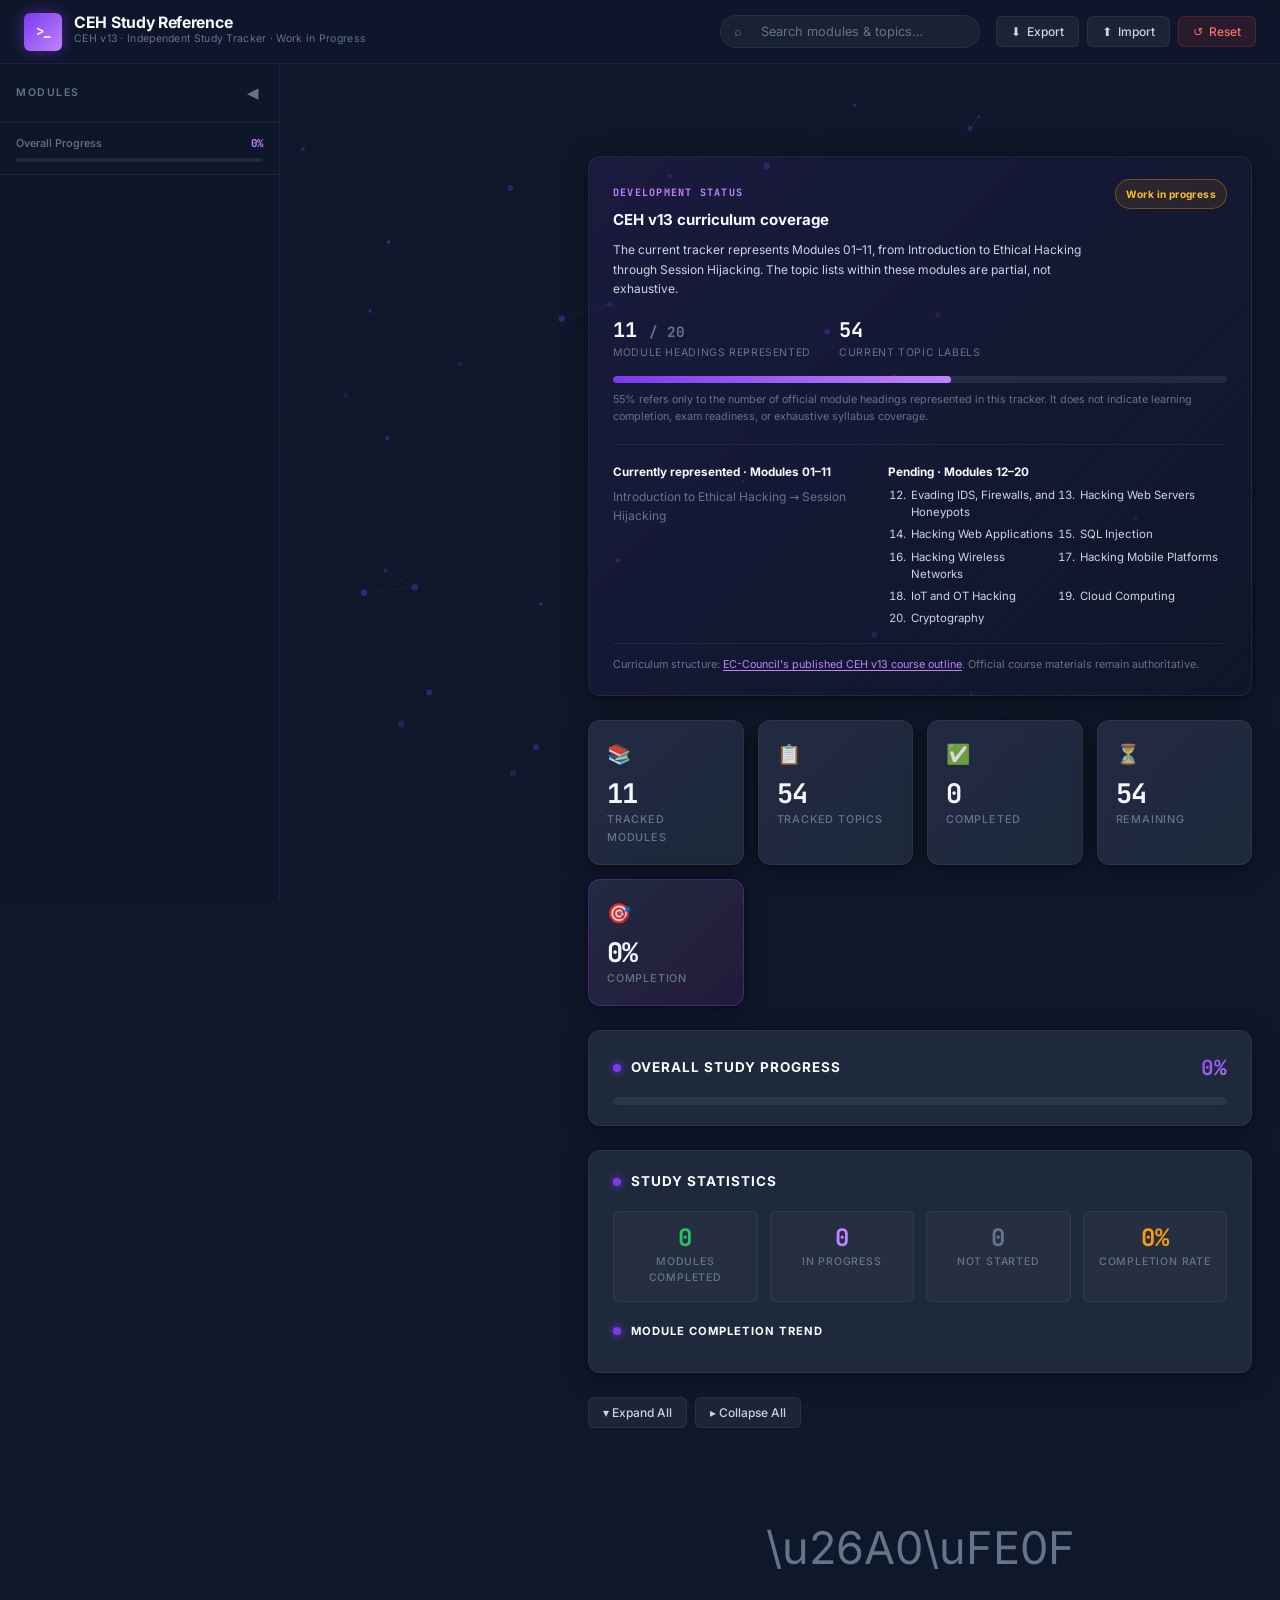
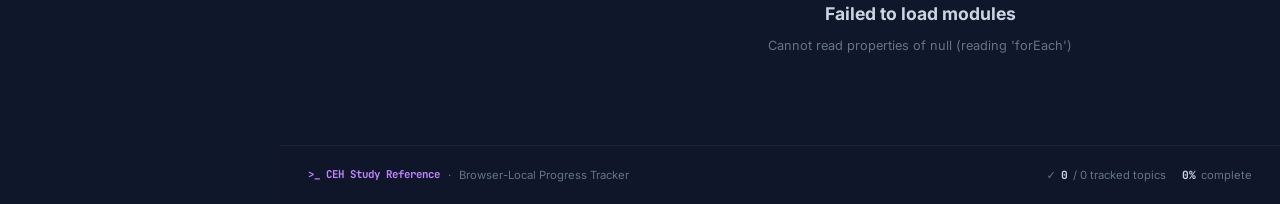
<file: index.html>
<!DOCTYPE html>
<html lang="en">
<head>
  <meta charset="UTF-8" />
  <meta name="viewport" content="width=device-width, initial-scale=1.0" />
  <meta name="description" content="Independent CEH v13 study tracker in progress. Topic labels currently represent Modules 01–11; Modules 12–20 are pending. Not affiliated with EC-Council." />
  <meta property="og:title" content="CEH v13 Study Reference — Work in Progress" />
  <meta property="og:description" content="Independent CEH v13 study tracker. Modules 01–11 currently represented; Modules 12–20 are pending. Topic coverage is partial." />
  <meta property="og:type" content="website" />
  <meta name="theme-color" content="#7c3aed" />

  <title>CEH v13 Study Reference — Work in Progress</title>

  <!-- Favicon (local SVG) -->
  <link rel="icon" type="image/svg+xml" href="assets/favicon/favicon.svg" />

  <!-- Local Stylesheet -->
  <link rel="stylesheet" href="style.css" />
</head>
<body>

  <!-- ── Canvas Background ─────────────────────────────────── -->
  <canvas id="bg-canvas" aria-hidden="true"></canvas>

  <!-- ── App Shell ─────────────────────────────────────────── -->
  <div id="app">

    <!-- ── Header ──────────────────────────────────────────── -->
    <header id="header" role="banner">

      <!-- Hamburger (mobile) -->
      <button id="hamburger" aria-label="Open navigation menu" aria-expanded="false" aria-controls="sidebar">
        <span></span>
        <span></span>
        <span></span>
      </button>

      <!-- Logo -->
      <div class="header-logo">
        <div class="header-logo-icon" aria-hidden="true">&gt;_</div>
        <div class="header-title">
          <h1>CEH Study Reference</h1>
          <span>CEH v13 · Independent Study Tracker · Work in Progress</span>
        </div>
      </div>

      <div class="header-spacer"></div>

      <!-- Search -->
      <div class="header-search" role="search">
        <span class="search-icon" aria-hidden="true">⌕</span>
        <label for="search-input" class="sr-only">Search modules and topics</label>
        <input
          type="search"
          id="search-input"
          placeholder="Search modules &amp; topics…"
          autocomplete="off"
          spellcheck="false"
          aria-label="Search modules and topics"
        />
      </div>

      <!-- Action Buttons -->
      <div class="header-actions" role="toolbar" aria-label="Progress management">
        <button id="btn-export" class="btn btn-ghost" title="Export progress to JSON" aria-label="Export progress">
          <span aria-hidden="true">⬇</span> Export
        </button>
        <button id="btn-import" class="btn btn-ghost" title="Import progress from JSON" aria-label="Import progress">
          <span aria-hidden="true">⬆</span> Import
        </button>
        <button id="btn-reset" class="btn btn-danger" title="Reset all progress" aria-label="Reset all progress">
          <span aria-hidden="true">↺</span> Reset
        </button>
      </div>

    </header>

    <!-- ── Sidebar ─────────────────────────────────────────── -->
    <nav id="sidebar" aria-label="Module navigation">

      <div class="sidebar-header">
        <h2>Modules</h2>
        <button class="sidebar-toggle-btn" id="sidebar-toggle-btn" aria-label="Collapse sidebar" title="Collapse sidebar">
          ◀
        </button>
      </div>

      <!-- Mini progress -->
      <div class="sidebar-overall-progress" aria-label="Overall study progress">
        <div class="sidebar-progress-label">
          <span>Overall Progress</span>
          <span id="sidebar-mini-pct">0%</span>
        </div>
        <div class="progress-bar-mini" role="progressbar" aria-label="Overall completion" aria-valuenow="0" aria-valuemin="0" aria-valuemax="100">
          <div class="progress-bar-mini-fill" id="sidebar-mini-fill" style="width:0%"></div>
        </div>
      </div>

      <!-- Module list -->
      <div class="sidebar-nav" id="sidebar-nav" role="list" aria-label="Module list">
        <!-- Populated by JS -->
      </div>
    </nav>

    <!-- Sidebar overlay (mobile) -->
    <div id="sidebar-overlay" aria-hidden="true"></div>

    <!-- ── Main Content ─────────────────────────────────────── -->
    <main id="main" role="main" aria-label="CEH study content">

      <!-- ── Curriculum coverage / project status ─────────────── -->
      <section id="curriculum-status" class="curriculum-status" aria-labelledby="curriculum-status-title">
        <div class="curriculum-status-heading">
          <div>
            <span class="curriculum-kicker">Development status</span>
            <h2 id="curriculum-status-title">CEH v13 curriculum coverage</h2>
            <p>
              The current tracker represents Modules 01–11, from Introduction to Ethical Hacking
              through Session Hijacking. The topic lists within these modules are partial, not exhaustive.
            </p>
          </div>
          <span class="curriculum-status-badge">Work in progress</span>
        </div>

        <div class="curriculum-metrics">
          <div class="curriculum-metric">
            <strong>11 <span>/ 20</span></strong>
            <span>module headings represented</span>
          </div>
          <div class="curriculum-metric">
            <strong>54</strong>
            <span>current topic labels</span>
          </div>
        </div>

        <div class="curriculum-progress-track"
             role="progressbar"
             aria-label="Official CEH v13 module headings represented; not syllabus completion"
             aria-valuemin="0"
             aria-valuemax="20"
             aria-valuenow="11"
             aria-valuetext="11 of 20 module headings represented">
          <span></span>
        </div>
        <p class="curriculum-progress-note">
          55% refers only to the number of official module headings represented in this tracker.
          It does not indicate learning completion, exam readiness, or exhaustive syllabus coverage.
        </p>

        <div class="curriculum-lists">
          <div>
            <h3>Currently represented · Modules 01–11</h3>
            <p>Introduction to Ethical Hacking → Session Hijacking</p>
          </div>
          <div>
            <h3>Pending · Modules 12–20</h3>
            <ol class="pending-module-list" start="12">
              <li>Evading IDS, Firewalls, and Honeypots</li>
              <li>Hacking Web Servers</li>
              <li>Hacking Web Applications</li>
              <li>SQL Injection</li>
              <li>Hacking Wireless Networks</li>
              <li>Hacking Mobile Platforms</li>
              <li>IoT and OT Hacking</li>
              <li>Cloud Computing</li>
              <li>Cryptography</li>
            </ol>
          </div>
        </div>

        <p class="curriculum-source">
          Curriculum structure:
          <a href="https://www.eccouncil.org/train-certify/certified-ethical-hacker-ceh/"
             target="_blank" rel="noopener noreferrer">EC-Council's published CEH v13 course outline</a>.
          Official course materials remain authoritative.
        </p>
      </section>

      <!-- ── Dashboard Stats ──────────────────────────────────── -->
      <section id="dashboard" aria-label="Study statistics overview">

        <div class="stat-card" role="region" aria-label="Tracked modules">
          <div class="stat-icon" aria-hidden="true">📚</div>
          <div class="stat-value" id="stat-total-modules">—</div>
          <div class="stat-label">Tracked Modules</div>
        </div>

        <div class="stat-card" role="region" aria-label="Tracked topic labels">
          <div class="stat-icon" aria-hidden="true">📋</div>
          <div class="stat-value" id="stat-total-topics">—</div>
          <div class="stat-label">Tracked Topics</div>
        </div>

        <div class="stat-card" role="region" aria-label="Completed topics">
          <div class="stat-icon" aria-hidden="true">✅</div>
          <div class="stat-value" id="stat-completed-topics">0</div>
          <div class="stat-label">Completed</div>
        </div>

        <div class="stat-card" role="region" aria-label="Remaining topics">
          <div class="stat-icon" aria-hidden="true">⏳</div>
          <div class="stat-value" id="stat-remaining-topics">—</div>
          <div class="stat-label">Remaining</div>
        </div>

        <div class="stat-card highlight" role="region" aria-label="Overall completion percentage">
          <div class="stat-icon" aria-hidden="true">🎯</div>
          <div class="stat-value" id="stat-overall-pct">0%</div>
          <div class="stat-label">Completion</div>
        </div>

      </section>

      <!-- ── Overall Progress Bar ─────────────────────────────── -->
      <section id="overall-progress-section" aria-label="Overall progress">
        <div class="overall-progress-header">
          <h2 class="section-title">
            <span class="section-title-dot" aria-hidden="true"></span>
            Overall Study Progress
          </h2>
          <span class="overall-pct" id="stat-overall-pct-2" aria-live="polite">0%</span>
        </div>
        <div
          class="progress-bar-main"
          role="progressbar"
          aria-valuenow="0"
          aria-valuemin="0"
          aria-valuemax="100"
          aria-label="Overall completion progress"
        >
          <div class="progress-bar-main-fill" id="overall-progress-fill" style="width:0%"></div>
        </div>
      </section>

      <!-- ── Study Statistics Panel ────────────────────────────── -->
      <section id="statistics" aria-label="Detailed study statistics">
        <div class="section-header">
          <h2 class="section-title">
            <span class="section-title-dot" aria-hidden="true"></span>
            Study Statistics
          </h2>
        </div>

        <div class="stats-grid">
          <div class="stats-item" role="region" aria-label="Modules completed">
            <div class="stats-item-value color-success" id="stats-mods-done">0</div>
            <div class="stats-item-label">Modules Completed</div>
          </div>
          <div class="stats-item" role="region" aria-label="Modules in progress">
            <div class="stats-item-value color-primary" id="stats-mods-inprog">0</div>
            <div class="stats-item-label">In Progress</div>
          </div>
          <div class="stats-item" role="region" aria-label="Modules not started">
            <div class="stats-item-value color-muted" id="stats-mods-notstarted">0</div>
            <div class="stats-item-label">Not Started</div>
          </div>
          <div class="stats-item" role="region" aria-label="Total completion percentage">
            <div class="stats-item-value color-warning" id="stats-total-pct">0%</div>
            <div class="stats-item-label">Completion Rate</div>
          </div>
        </div>

        <!-- Per-module trend chart -->
        <div class="section-header" style="margin-bottom:12px">
          <h3 class="section-title" style="font-size:0.75rem">
            <span class="section-title-dot" aria-hidden="true"></span>
            Module Completion Trend
          </h3>
        </div>
        <div class="trend-chart" id="trend-chart" aria-label="Module completion trend chart">
          <!-- Populated by JS -->
        </div>
      </section>

      <!-- ── Controls Row ──────────────────────────────────────── -->
      <div id="controls" role="toolbar" aria-label="View controls">
        <div class="controls-left">
          <button id="btn-expand-all"   class="btn btn-ghost" aria-label="Expand all modules">▾ Expand All</button>
          <button id="btn-collapse-all" class="btn btn-ghost" aria-label="Collapse all modules">▸ Collapse All</button>
        </div>
      </div>

      <!-- ── Module Cards ──────────────────────────────────────── -->
      <div id="modules-container" role="list" aria-label="Study modules">
        <!-- Populated by JS -->
      </div>

      <!-- No results message -->
      <div id="no-results" role="status" aria-live="polite">
        <h3>No results found</h3>
        <p>No modules or topics match your search. Try a different keyword.</p>
      </div>

    </main>

    <!-- ── Footer ─────────────────────────────────────────────── -->
    <footer id="footer" role="contentinfo">
      <div class="footer-left">
        <span class="footer-brand">&gt;_ CEH Study Reference</span>
        <span>·</span>
        <span>Browser-Local Progress Tracker</span>
      </div>
      <div class="footer-right">
        <span class="footer-stat">
          <span aria-hidden="true">✓</span>
          <span class="footer-stat-val" id="footer-completed">0</span>
          <span>/ <span id="footer-total">0</span> tracked topics</span>
        </span>
        <span class="footer-stat">
          <span class="footer-stat-val" id="footer-pct">0%</span>
          <span>complete</span>
        </span>
      </div>
    </footer>

  </div><!-- /#app -->

  <!-- ── Scroll to Top ─────────────────────────────────────── -->
  <button id="scroll-top" aria-label="Scroll to top">▲</button>

  <!-- ── Modal Dialog ──────────────────────────────────────── -->
  <div id="modal-overlay" role="dialog" aria-modal="true" aria-labelledby="modal-title">
    <div class="modal">
      <div class="modal-icon" aria-hidden="true">⚠️</div>
      <h2 id="modal-title">Confirm Action</h2>
      <p id="modal-message">Are you sure?</p>
      <div class="modal-actions">
        <button id="modal-cancel" class="btn btn-ghost">Cancel</button>
        <button id="modal-confirm" class="btn btn-danger">Confirm</button>
      </div>
    </div>
  </div>

  <!-- ── Toast Container ───────────────────────────────────── -->
  <div id="toast-container" aria-live="polite" aria-atomic="false"></div>

  <!-- ── Local Script ──────────────────────────────────────── -->
  <script src="script.js"></script>

</body>
</html>
</file>
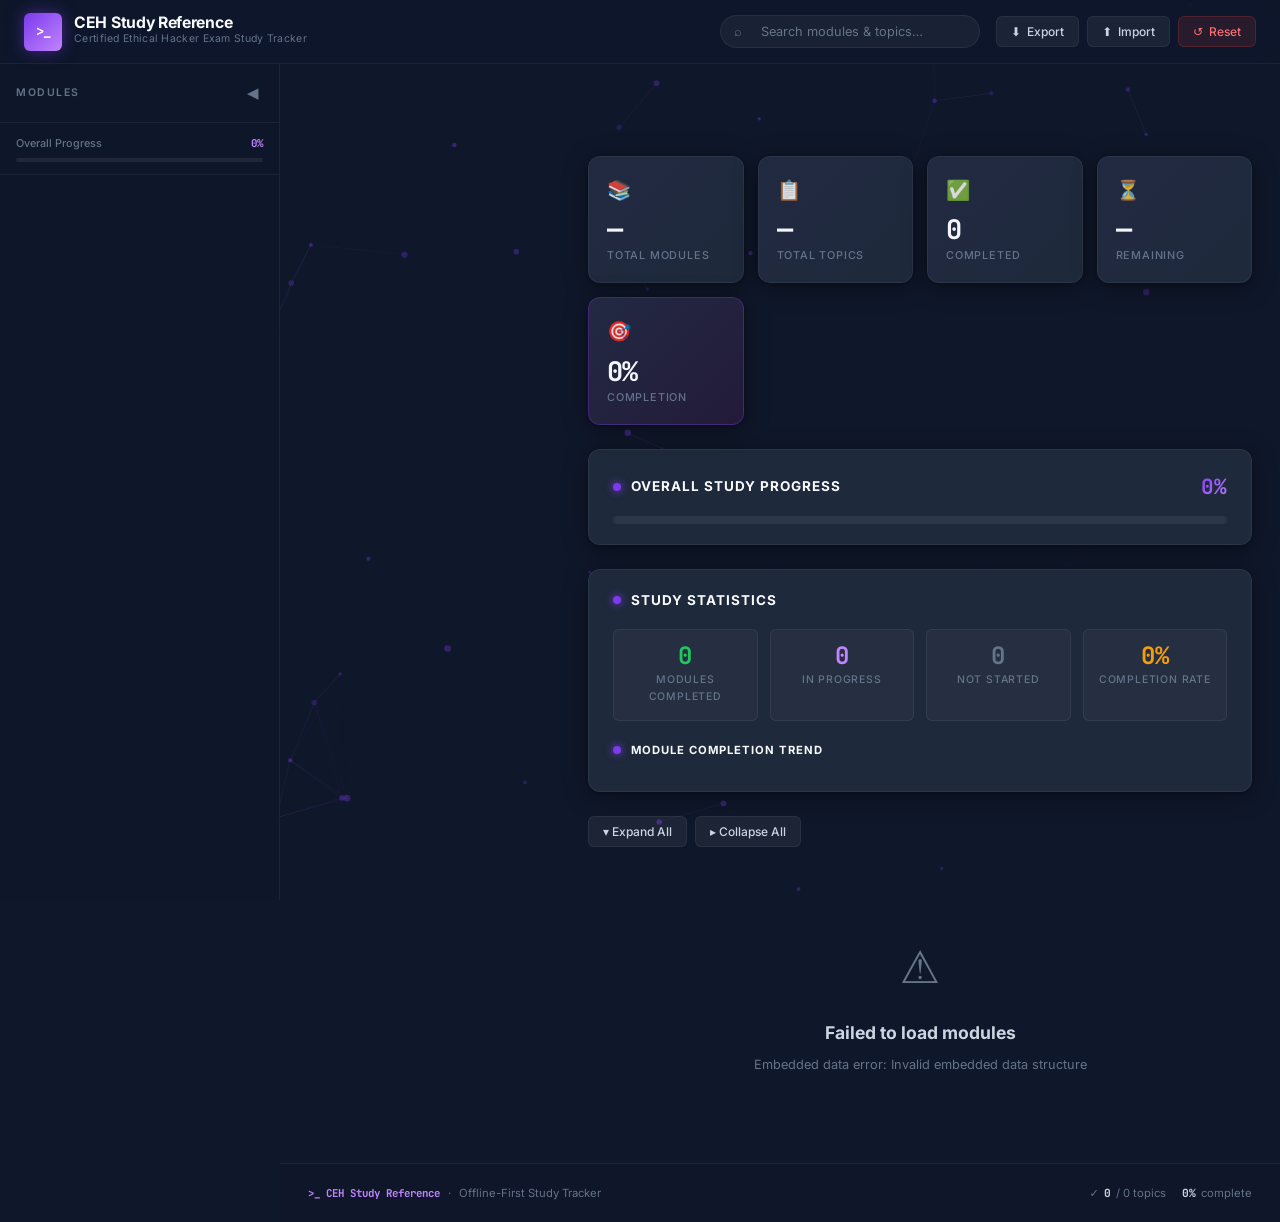
<file: CEH-Study-Reference/index.html>
<!DOCTYPE html>
<html lang="en">
<head>
  <meta charset="UTF-8" />
  <meta name="viewport" content="width=device-width, initial-scale=1.0" />
  <meta name="description" content="CEH Study Reference — Certified Ethical Hacker Exam Study Tracker. Offline-first progress tracker for EC-Council CEH v13 modules." />
  <meta name="theme-color" content="#7c3aed" />

  <title>CEH Study Reference</title>

  <!-- Favicon (local SVG) -->
  <link rel="icon" type="image/svg+xml" href="assets/favicon/favicon.svg" />

  <!-- Local Stylesheet -->
  <link rel="stylesheet" href="style.css" />
</head>
<body>

  <!-- ── Canvas Background ─────────────────────────────────── -->
  <canvas id="bg-canvas" aria-hidden="true"></canvas>

  <!-- ── App Shell ─────────────────────────────────────────── -->
  <div id="app">

    <!-- ── Header ──────────────────────────────────────────── -->
    <header id="header" role="banner">

      <!-- Hamburger (mobile) -->
      <button id="hamburger" aria-label="Open navigation menu" aria-expanded="false" aria-controls="sidebar">
        <span></span>
        <span></span>
        <span></span>
      </button>

      <!-- Logo -->
      <div class="header-logo">
        <div class="header-logo-icon" aria-hidden="true">&gt;_</div>
        <div class="header-title">
          <h1>CEH Study Reference</h1>
          <span>Certified Ethical Hacker Exam Study Tracker</span>
        </div>
      </div>

      <div class="header-spacer"></div>

      <!-- Search -->
      <div class="header-search" role="search">
        <span class="search-icon" aria-hidden="true">⌕</span>
        <label for="search-input" class="sr-only">Search modules and topics</label>
        <input
          type="search"
          id="search-input"
          placeholder="Search modules &amp; topics…"
          autocomplete="off"
          spellcheck="false"
          aria-label="Search modules and topics"
        />
      </div>

      <!-- Action Buttons -->
      <div class="header-actions" role="toolbar" aria-label="Progress management">
        <button id="btn-export" class="btn btn-ghost" title="Export progress to JSON" aria-label="Export progress">
          <span aria-hidden="true">⬇</span> Export
        </button>
        <button id="btn-import" class="btn btn-ghost" title="Import progress from JSON" aria-label="Import progress">
          <span aria-hidden="true">⬆</span> Import
        </button>
        <button id="btn-reset" class="btn btn-danger" title="Reset all progress" aria-label="Reset all progress">
          <span aria-hidden="true">↺</span> Reset
        </button>
      </div>

    </header>

    <!-- ── Sidebar ─────────────────────────────────────────── -->
    <nav id="sidebar" aria-label="Module navigation">

      <div class="sidebar-header">
        <h2>Modules</h2>
        <button class="sidebar-toggle-btn" id="sidebar-toggle-btn" aria-label="Collapse sidebar" title="Collapse sidebar">
          ◀
        </button>
      </div>

      <!-- Mini progress -->
      <div class="sidebar-overall-progress" aria-label="Overall study progress">
        <div class="sidebar-progress-label">
          <span>Overall Progress</span>
          <span id="sidebar-mini-pct">0%</span>
        </div>
        <div class="progress-bar-mini" role="progressbar" aria-label="Overall completion" aria-valuenow="0" aria-valuemin="0" aria-valuemax="100">
          <div class="progress-bar-mini-fill" id="sidebar-mini-fill" style="width:0%"></div>
        </div>
      </div>

      <!-- Module list -->
      <div class="sidebar-nav" id="sidebar-nav" role="list" aria-label="Module list">
        <!-- Populated by JS -->
      </div>
    </nav>

    <!-- Sidebar overlay (mobile) -->
    <div id="sidebar-overlay" aria-hidden="true"></div>

    <!-- ── Main Content ─────────────────────────────────────── -->
    <main id="main" role="main" aria-label="CEH study content">

      <!-- ── Dashboard Stats ──────────────────────────────────── -->
      <section id="dashboard" aria-label="Study statistics overview">

        <div class="stat-card" role="region" aria-label="Total modules">
          <div class="stat-icon" aria-hidden="true">📚</div>
          <div class="stat-value" id="stat-total-modules">—</div>
          <div class="stat-label">Total Modules</div>
        </div>

        <div class="stat-card" role="region" aria-label="Total topics">
          <div class="stat-icon" aria-hidden="true">📋</div>
          <div class="stat-value" id="stat-total-topics">—</div>
          <div class="stat-label">Total Topics</div>
        </div>

        <div class="stat-card" role="region" aria-label="Completed topics">
          <div class="stat-icon" aria-hidden="true">✅</div>
          <div class="stat-value" id="stat-completed-topics">0</div>
          <div class="stat-label">Completed</div>
        </div>

        <div class="stat-card" role="region" aria-label="Remaining topics">
          <div class="stat-icon" aria-hidden="true">⏳</div>
          <div class="stat-value" id="stat-remaining-topics">—</div>
          <div class="stat-label">Remaining</div>
        </div>

        <div class="stat-card highlight" role="region" aria-label="Overall completion percentage">
          <div class="stat-icon" aria-hidden="true">🎯</div>
          <div class="stat-value" id="stat-overall-pct">0%</div>
          <div class="stat-label">Completion</div>
        </div>

      </section>

      <!-- ── Overall Progress Bar ─────────────────────────────── -->
      <section id="overall-progress-section" aria-label="Overall progress">
        <div class="overall-progress-header">
          <h2 class="section-title">
            <span class="section-title-dot" aria-hidden="true"></span>
            Overall Study Progress
          </h2>
          <span class="overall-pct" id="stat-overall-pct-2" aria-live="polite">0%</span>
        </div>
        <div
          class="progress-bar-main"
          role="progressbar"
          aria-valuenow="0"
          aria-valuemin="0"
          aria-valuemax="100"
          aria-label="Overall completion progress"
        >
          <div class="progress-bar-main-fill" id="overall-progress-fill" style="width:0%"></div>
        </div>
      </section>

      <!-- ── Study Statistics Panel ────────────────────────────── -->
      <section id="statistics" aria-label="Detailed study statistics">
        <div class="section-header">
          <h2 class="section-title">
            <span class="section-title-dot" aria-hidden="true"></span>
            Study Statistics
          </h2>
        </div>

        <div class="stats-grid">
          <div class="stats-item" role="region" aria-label="Modules completed">
            <div class="stats-item-value color-success" id="stats-mods-done">0</div>
            <div class="stats-item-label">Modules Completed</div>
          </div>
          <div class="stats-item" role="region" aria-label="Modules in progress">
            <div class="stats-item-value color-primary" id="stats-mods-inprog">0</div>
            <div class="stats-item-label">In Progress</div>
          </div>
          <div class="stats-item" role="region" aria-label="Modules not started">
            <div class="stats-item-value color-muted" id="stats-mods-notstarted">0</div>
            <div class="stats-item-label">Not Started</div>
          </div>
          <div class="stats-item" role="region" aria-label="Total completion percentage">
            <div class="stats-item-value color-warning" id="stats-total-pct">0%</div>
            <div class="stats-item-label">Completion Rate</div>
          </div>
        </div>

        <!-- Per-module trend chart -->
        <div class="section-header" style="margin-bottom:12px">
          <h3 class="section-title" style="font-size:0.75rem">
            <span class="section-title-dot" aria-hidden="true"></span>
            Module Completion Trend
          </h3>
        </div>
        <div class="trend-chart" id="trend-chart" aria-label="Module completion trend chart">
          <!-- Populated by JS -->
        </div>
      </section>

      <!-- ── Controls Row ──────────────────────────────────────── -->
      <div id="controls" role="toolbar" aria-label="View controls">
        <div class="controls-left">
          <button id="btn-expand-all"   class="btn btn-ghost" aria-label="Expand all modules">▾ Expand All</button>
          <button id="btn-collapse-all" class="btn btn-ghost" aria-label="Collapse all modules">▸ Collapse All</button>
        </div>
      </div>

      <!-- ── Module Cards ──────────────────────────────────────── -->
      <div id="modules-container" role="list" aria-label="Study modules">
        <!-- Populated by JS -->
      </div>

      <!-- No results message -->
      <div id="no-results" role="status" aria-live="polite">
        <h3>No results found</h3>
        <p>No modules or topics match your search. Try a different keyword.</p>
      </div>

    </main>

    <!-- ── Footer ─────────────────────────────────────────────── -->
    <footer id="footer" role="contentinfo">
      <div class="footer-left">
        <span class="footer-brand">&gt;_ CEH Study Reference</span>
        <span>·</span>
        <span>Offline-First Study Tracker</span>
      </div>
      <div class="footer-right">
        <span class="footer-stat">
          <span aria-hidden="true">✓</span>
          <span class="footer-stat-val" id="footer-completed">0</span>
          <span>/ <span id="footer-total">0</span> topics</span>
        </span>
        <span class="footer-stat">
          <span class="footer-stat-val" id="footer-pct">0%</span>
          <span>complete</span>
        </span>
      </div>
    </footer>

  </div><!-- /#app -->

  <!-- ── Scroll to Top ─────────────────────────────────────── -->
  <button id="scroll-top" aria-label="Scroll to top">▲</button>

  <!-- ── Modal Dialog ──────────────────────────────────────── -->
  <div id="modal-overlay" role="dialog" aria-modal="true" aria-labelledby="modal-title">
    <div class="modal">
      <div class="modal-icon" aria-hidden="true">⚠️</div>
      <h2 id="modal-title">Confirm Action</h2>
      <p id="modal-message">Are you sure?</p>
      <div class="modal-actions">
        <button id="modal-cancel" class="btn btn-ghost">Cancel</button>
        <button id="modal-confirm" class="btn btn-danger">Confirm</button>
      </div>
    </div>
  </div>

  <!-- ── Toast Container ───────────────────────────────────── -->
  <div id="toast-container" aria-live="polite" aria-atomic="false"></div>

  <!-- ── Local Script ──────────────────────────────────────── -->
  <script src="script.js"></script>

</body>
</html>
</file>
<file: style.css>
/* ==========================================================
   CEH Study Reference — style.css
   Premium Cybersecurity Dashboard UI
   ========================================================== */

/* ── Font Faces ─────────────────────────────────────────── */
@font-face {
  font-family: 'Inter';
  font-style: normal;
  font-weight: 300;
  font-display: swap;
  src: url('assets/fonts/inter-latin-300-normal.woff2') format('woff2');
}
@font-face {
  font-family: 'Inter';
  font-style: normal;
  font-weight: 400;
  font-display: swap;
  src: url('assets/fonts/inter-latin-400-normal.woff2') format('woff2');
}
@font-face {
  font-family: 'Inter';
  font-style: normal;
  font-weight: 500;
  font-display: swap;
  src: url('assets/fonts/inter-latin-500-normal.woff2') format('woff2');
}
@font-face {
  font-family: 'Inter';
  font-style: normal;
  font-weight: 600;
  font-display: swap;
  src: url('assets/fonts/inter-latin-600-normal.woff2') format('woff2');
}
@font-face {
  font-family: 'Inter';
  font-style: normal;
  font-weight: 700;
  font-display: swap;
  src: url('assets/fonts/inter-latin-700-normal.woff2') format('woff2');
}
@font-face {
  font-family: 'JetBrains Mono';
  font-style: normal;
  font-weight: 400;
  font-display: swap;
  src: url('assets/fonts/jetbrains-mono-latin-400-normal.woff2') format('woff2');
}
@font-face {
  font-family: 'JetBrains Mono';
  font-style: normal;
  font-weight: 700;
  font-display: swap;
  src: url('assets/fonts/jetbrains-mono-latin-700-normal.woff2') format('woff2');
}

/* ── CSS Variables ──────────────────────────────────────── */
:root {
  --bg:           #0f172a;
  --bg-elevated:  #131c30;
  --card:         #1e293b;
  --card-hover:   #243347;
  --border:       rgba(124, 58, 237, 0.18);
  --border-soft:  rgba(255,255,255,0.06);
  --primary:      #7c3aed;
  --primary-light:#8b47f5;
  --secondary:    #a855f7;
  --accent:       #c084fc;
  --accent-glow:  rgba(192, 132, 252, 0.15);
  --success:      #22c55e;
  --success-bg:   rgba(34, 197, 94, 0.12);
  --warning:      #f59e0b;
  --warning-bg:   rgba(245, 158, 11, 0.12);
  --text:         #f8fafc;
  --text-soft:    #cbd5e1;
  --muted:        #64748b;
  --sidebar-w:    280px;
  --header-h:     64px;
  --radius-sm:    6px;
  --radius:       12px;
  --radius-lg:    18px;
  --shadow-card:  0 4px 24px rgba(0,0,0,0.4), 0 1px 4px rgba(0,0,0,0.3);
  --shadow-glow:  0 0 32px rgba(124,58,237,0.25);
  --transition:   180ms cubic-bezier(0.4, 0, 0.2, 1);
  --font-sans:    'Inter', system-ui, sans-serif;
  --font-mono:    'JetBrains Mono', 'Courier New', monospace;
}

/* ── Reset & Base ───────────────────────────────────────── */
*, *::before, *::after { box-sizing: border-box; margin: 0; padding: 0; }

html {
  font-size: 15px;
  scroll-behavior: smooth;
  -webkit-font-smoothing: antialiased;
  -moz-osx-font-smoothing: grayscale;
}

body {
  font-family: var(--font-sans);
  background: var(--bg);
  color: var(--text);
  min-height: 100vh;
  overflow-x: hidden;
  line-height: 1.6;
}

/* ── Canvas Background ──────────────────────────────────── */
#bg-canvas {
  position: fixed;
  inset: 0;
  z-index: 0;
  pointer-events: none;
  opacity: 0.6;
}

/* ── Layout Shell ───────────────────────────────────────── */
#app {
  position: relative;
  z-index: 1;
  display: grid;
  grid-template-rows: var(--header-h) 1fr auto;
  grid-template-columns: var(--sidebar-w) 1fr;
  grid-template-areas:
    "header  header"
    "sidebar main"
    "footer  footer";
  min-height: 100vh;
}

/* ── Header ─────────────────────────────────────────────── */
#header {
  grid-area: header;
  position: fixed;
  top: 0; left: 0; right: 0;
  height: var(--header-h);
  z-index: 100;
  display: flex;
  align-items: center;
  gap: 16px;
  padding: 0 24px;
  background: rgba(15, 23, 42, 0.85);
  backdrop-filter: blur(20px) saturate(1.5);
  -webkit-backdrop-filter: blur(20px) saturate(1.5);
  border-bottom: 1px solid var(--border);
}

.header-logo {
  display: flex;
  align-items: center;
  gap: 12px;
  flex-shrink: 0;
}

.header-logo-icon {
  width: 38px;
  height: 38px;
  background: linear-gradient(135deg, var(--primary), var(--accent));
  border-radius: var(--radius-sm);
  display: flex;
  align-items: center;
  justify-content: center;
  font-family: var(--font-mono);
  font-weight: 700;
  font-size: 14px;
  color: white;
  letter-spacing: -1px;
  box-shadow: 0 0 16px rgba(124, 58, 237, 0.5);
  flex-shrink: 0;
}

.header-title {
  display: flex;
  flex-direction: column;
  gap: 1px;
}

.header-title h1 {
  font-size: 1.05rem;
  font-weight: 700;
  color: var(--text);
  letter-spacing: -0.3px;
  line-height: 1;
}

.header-title span {
  font-size: 0.7rem;
  color: var(--muted);
  font-weight: 400;
  letter-spacing: 0.3px;
}

.header-spacer { flex: 1; }

/* Search bar in header */
.header-search {
  position: relative;
  flex-shrink: 0;
}

.header-search input {
  width: 260px;
  padding: 8px 16px 8px 40px;
  background: rgba(255,255,255,0.05);
  border: 1px solid var(--border-soft);
  border-radius: 100px;
  color: var(--text);
  font-family: var(--font-sans);
  font-size: 0.85rem;
  outline: none;
  transition: var(--transition);
}

.header-search input:focus {
  border-color: var(--primary);
  background: rgba(124, 58, 237, 0.08);
  box-shadow: 0 0 0 3px rgba(124, 58, 237, 0.15);
}

.header-search input::placeholder { color: var(--muted); }

.search-icon {
  position: absolute;
  left: 14px;
  top: 50%;
  transform: translateY(-50%);
  color: var(--muted);
  font-size: 0.85rem;
  pointer-events: none;
}

/* Header actions */
.header-actions {
  display: flex;
  align-items: center;
  gap: 8px;
  flex-shrink: 0;
}

.btn {
  display: inline-flex;
  align-items: center;
  gap: 6px;
  padding: 7px 14px;
  border-radius: var(--radius-sm);
  font-family: var(--font-sans);
  font-size: 0.8rem;
  font-weight: 500;
  cursor: pointer;
  transition: var(--transition);
  border: none;
  outline: none;
  white-space: nowrap;
}

.btn:focus-visible {
  outline: 2px solid var(--accent);
  outline-offset: 2px;
}

.btn-ghost {
  background: rgba(255,255,255,0.06);
  color: var(--text-soft);
  border: 1px solid var(--border-soft);
}
.btn-ghost:hover {
  background: rgba(255,255,255,0.1);
  color: var(--text);
  border-color: rgba(255,255,255,0.12);
}

.btn-primary {
  background: linear-gradient(135deg, var(--primary), var(--secondary));
  color: white;
  box-shadow: 0 2px 12px rgba(124, 58, 237, 0.4);
}
.btn-primary:hover {
  transform: translateY(-1px);
  box-shadow: 0 4px 20px rgba(124, 58, 237, 0.5);
}

.btn-danger {
  background: rgba(239, 68, 68, 0.12);
  color: #f87171;
  border: 1px solid rgba(239, 68, 68, 0.2);
}
.btn-danger:hover {
  background: rgba(239, 68, 68, 0.2);
}

.btn-icon {
  padding: 7px;
  font-size: 1rem;
}

/* Hamburger */
#hamburger {
  display: none;
  flex-direction: column;
  gap: 5px;
  padding: 8px;
  background: none;
  border: none;
  cursor: pointer;
  border-radius: var(--radius-sm);
}
#hamburger span {
  display: block;
  width: 22px;
  height: 2px;
  background: var(--text);
  border-radius: 2px;
  transition: var(--transition);
}
#hamburger:hover span { background: var(--accent); }

/* ── Sidebar ─────────────────────────────────────────────── */
#sidebar {
  grid-area: sidebar;
  position: fixed;
  top: var(--header-h);
  left: 0;
  bottom: 0;
  width: var(--sidebar-w);
  z-index: 90;
  background: rgba(15, 23, 42, 0.92);
  backdrop-filter: blur(16px);
  -webkit-backdrop-filter: blur(16px);
  border-right: 1px solid var(--border);
  display: flex;
  flex-direction: column;
  overflow: hidden;
  transition: transform var(--transition);
}

#sidebar.collapsed { transform: translateX(calc(-1 * var(--sidebar-w))); }

.sidebar-header {
  padding: 16px;
  border-bottom: 1px solid var(--border-soft);
  display: flex;
  align-items: center;
  justify-content: space-between;
}

.sidebar-header h2 {
  font-size: 0.7rem;
  font-weight: 600;
  color: var(--muted);
  text-transform: uppercase;
  letter-spacing: 1.5px;
}

.sidebar-toggle-btn {
  background: none;
  border: none;
  cursor: pointer;
  color: var(--muted);
  font-size: 1rem;
  padding: 4px;
  border-radius: 4px;
  transition: var(--transition);
}
.sidebar-toggle-btn:hover { color: var(--accent); }

/* Overall mini progress in sidebar top */
.sidebar-overall-progress {
  padding: 12px 16px;
  border-bottom: 1px solid var(--border-soft);
}

.sidebar-progress-label {
  display: flex;
  justify-content: space-between;
  align-items: center;
  margin-bottom: 6px;
}

.sidebar-progress-label span:first-child {
  font-size: 0.72rem;
  color: var(--muted);
  font-weight: 500;
}

.sidebar-progress-label span:last-child {
  font-size: 0.72rem;
  font-family: var(--font-mono);
  color: var(--accent);
  font-weight: 700;
}

.progress-bar-mini {
  height: 4px;
  background: rgba(255,255,255,0.07);
  border-radius: 100px;
  overflow: hidden;
}

.progress-bar-mini-fill {
  height: 100%;
  background: linear-gradient(90deg, var(--primary), var(--accent));
  border-radius: 100px;
  transition: width 400ms cubic-bezier(0.4, 0, 0.2, 1);
}

/* Sidebar nav */
.sidebar-nav {
  flex: 1;
  overflow-y: auto;
  padding: 8px 8px 16px;
  scrollbar-width: thin;
  scrollbar-color: var(--border) transparent;
}

.sidebar-nav::-webkit-scrollbar { width: 4px; }
.sidebar-nav::-webkit-scrollbar-track { background: transparent; }
.sidebar-nav::-webkit-scrollbar-thumb { background: var(--border); border-radius: 4px; }

.sidebar-item {
  display: flex;
  align-items: center;
  gap: 10px;
  padding: 9px 12px;
  border-radius: var(--radius-sm);
  cursor: pointer;
  transition: var(--transition);
  margin-bottom: 2px;
  border: none;
  background: none;
  width: 100%;
  text-align: left;
  color: var(--text-soft);
  font-family: var(--font-sans);
  font-size: 0.82rem;
  font-weight: 500;
  text-decoration: none;
}

.sidebar-item:hover,
.sidebar-item:focus-visible {
  background: rgba(124, 58, 237, 0.12);
  color: var(--text);
  outline: none;
}

.sidebar-item.active {
  background: rgba(124, 58, 237, 0.18);
  color: var(--accent);
  border-left: 2px solid var(--primary);
}

.sidebar-item-num {
  font-family: var(--font-mono);
  font-size: 0.7rem;
  color: var(--muted);
  font-weight: 700;
  min-width: 20px;
  flex-shrink: 0;
}

.sidebar-item.active .sidebar-item-num { color: var(--accent); }

.sidebar-item-label {
  flex: 1;
  line-height: 1.3;
  overflow: hidden;
  text-overflow: ellipsis;
  white-space: nowrap;
}

.sidebar-item-progress {
  font-size: 0.68rem;
  font-family: var(--font-mono);
  color: var(--muted);
  flex-shrink: 0;
  transition: color var(--transition);
}

.sidebar-item.active .sidebar-item-progress { color: var(--accent); }
.sidebar-item-done .sidebar-item-progress { color: var(--success); }

.sidebar-check {
  font-size: 0.75rem;
  color: var(--success);
  flex-shrink: 0;
}

/* Sidebar overlay (mobile) */
#sidebar-overlay {
  display: none;
  position: fixed;
  inset: 0;
  z-index: 85;
  background: rgba(0,0,0,0.6);
  backdrop-filter: blur(4px);
}

/* ── Main Content ────────────────────────────────────────── */
#main {
  grid-area: main;
  margin-left: var(--sidebar-w);
  margin-top: var(--header-h);
  padding: 28px;
  min-height: calc(100vh - var(--header-h));
  transition: margin-left var(--transition);
}

#main.sidebar-hidden { margin-left: 0; }

/* ── Dashboard Stats ─────────────────────────────────────── */
#dashboard {
  display: grid;
  grid-template-columns: repeat(auto-fit, minmax(150px, 1fr));
  gap: 14px;
  margin-bottom: 24px;
}

.stat-card {
  background: var(--card);
  border: 1px solid var(--border-soft);
  border-radius: var(--radius);
  padding: 18px;
  position: relative;
  overflow: hidden;
  transition: var(--transition);
  box-shadow: var(--shadow-card);
}

.stat-card::before {
  content: '';
  position: absolute;
  inset: 0;
  background: linear-gradient(135deg, rgba(124,58,237,0.04), transparent);
  pointer-events: none;
}

.stat-card:hover {
  border-color: var(--border);
  transform: translateY(-2px);
  box-shadow: var(--shadow-card), 0 0 20px rgba(124, 58, 237, 0.12);
}

.stat-card.highlight {
  border-color: rgba(124, 58, 237, 0.35);
  background: linear-gradient(135deg, #1e293b, #241a3b);
}

.stat-icon {
  font-size: 1.3rem;
  margin-bottom: 10px;
  opacity: 0.85;
}

.stat-value {
  font-family: var(--font-mono);
  font-size: 1.8rem;
  font-weight: 700;
  color: var(--text);
  line-height: 1;
  margin-bottom: 4px;
  letter-spacing: -1px;
}

.stat-label {
  font-size: 0.72rem;
  color: var(--muted);
  font-weight: 500;
  text-transform: uppercase;
  letter-spacing: 0.8px;
}

/* Overall progress bar below stats */
#overall-progress-section {
  background: var(--card);
  border: 1px solid var(--border-soft);
  border-radius: var(--radius);
  padding: 20px 24px;
  margin-bottom: 24px;
  box-shadow: var(--shadow-card);
}

.overall-progress-header {
  display: flex;
  align-items: center;
  justify-content: space-between;
  margin-bottom: 12px;
}

.overall-progress-header h3 {
  font-size: 0.85rem;
  font-weight: 600;
  color: var(--text-soft);
  text-transform: uppercase;
  letter-spacing: 1px;
}

.overall-pct {
  font-family: var(--font-mono);
  font-size: 1.4rem;
  font-weight: 700;
  background: linear-gradient(135deg, var(--primary), var(--accent));
  -webkit-background-clip: text;
  -webkit-text-fill-color: transparent;
  background-clip: text;
}

.progress-bar-main {
  height: 8px;
  background: rgba(255,255,255,0.06);
  border-radius: 100px;
  overflow: hidden;
  position: relative;
}

.progress-bar-main-fill {
  height: 100%;
  background: linear-gradient(90deg, var(--primary), var(--secondary), var(--accent));
  border-radius: 100px;
  transition: width 500ms cubic-bezier(0.4, 0, 0.2, 1);
  position: relative;
}

.progress-bar-main-fill::after {
  content: '';
  position: absolute;
  right: 0; top: 0; bottom: 0;
  width: 20px;
  background: radial-gradient(ellipse at right, rgba(192, 132, 252, 0.8), transparent);
}

/* ── Study Statistics Panel ─────────────────────────────── */
#statistics {
  background: var(--card);
  border: 1px solid var(--border-soft);
  border-radius: var(--radius);
  padding: 20px 24px;
  margin-bottom: 24px;
  box-shadow: var(--shadow-card);
}

.section-header {
  display: flex;
  align-items: center;
  justify-content: space-between;
  margin-bottom: 18px;
  flex-wrap: wrap;
  gap: 10px;
}

.section-title {
  display: flex;
  align-items: center;
  gap: 10px;
  font-size: 0.9rem;
  font-weight: 700;
  color: var(--text);
  text-transform: uppercase;
  letter-spacing: 1px;
}

.section-title-dot {
  width: 8px;
  height: 8px;
  background: var(--primary);
  border-radius: 50%;
  box-shadow: 0 0 8px var(--primary);
}

.stats-grid {
  display: grid;
  grid-template-columns: repeat(auto-fit, minmax(140px, 1fr));
  gap: 12px;
  margin-bottom: 20px;
}

.stats-item {
  background: rgba(255,255,255,0.03);
  border: 1px solid var(--border-soft);
  border-radius: var(--radius-sm);
  padding: 14px;
  text-align: center;
}

.stats-item-value {
  font-family: var(--font-mono);
  font-size: 1.6rem;
  font-weight: 700;
  line-height: 1;
  margin-bottom: 4px;
}

.stats-item-value.color-success { color: var(--success); }
.stats-item-value.color-primary { color: var(--accent); }
.stats-item-value.color-muted   { color: var(--muted); }
.stats-item-value.color-warning { color: var(--warning); }

.stats-item-label {
  font-size: 0.7rem;
  color: var(--muted);
  font-weight: 500;
  text-transform: uppercase;
  letter-spacing: 0.8px;
}

/* Trend visualization — horizontal bar chart */
.trend-chart {
  display: flex;
  flex-direction: column;
  gap: 8px;
}

.trend-row {
  display: flex;
  align-items: center;
  gap: 10px;
}

.trend-label {
  font-size: 0.75rem;
  color: var(--text-soft);
  min-width: 130px;
  font-weight: 500;
  white-space: nowrap;
  overflow: hidden;
  text-overflow: ellipsis;
}

.trend-bar-track {
  flex: 1;
  height: 6px;
  background: rgba(255,255,255,0.06);
  border-radius: 100px;
  overflow: hidden;
}

.trend-bar-fill {
  height: 100%;
  border-radius: 100px;
  background: linear-gradient(90deg, var(--primary), var(--accent));
  transition: width 600ms cubic-bezier(0.4, 0, 0.2, 1);
}

.trend-bar-fill.complete { background: linear-gradient(90deg, #16a34a, var(--success)); }
.trend-bar-fill.in-progress { background: linear-gradient(90deg, var(--primary), var(--secondary)); }
.trend-bar-fill.empty { background: rgba(255,255,255,0.08); }

.trend-pct {
  font-family: var(--font-mono);
  font-size: 0.72rem;
  color: var(--muted);
  min-width: 36px;
  text-align: right;
}

/* ── Controls Row ───────────────────────────────────────── */
#controls {
  display: flex;
  align-items: center;
  gap: 8px;
  margin-bottom: 24px;
  flex-wrap: wrap;
}

.controls-left { display: flex; gap: 8px; flex: 1; flex-wrap: wrap; }
.controls-right { display: flex; gap: 8px; flex-wrap: wrap; }

/* ── Search Results Highlight ───────────────────────────── */
mark.highlight {
  background: rgba(192, 132, 252, 0.3);
  color: var(--accent);
  border-radius: 2px;
  padding: 0 1px;
}

/* ── Module Cards ───────────────────────────────────────── */
#modules-container {
  display: flex;
  flex-direction: column;
  gap: 14px;
}

.module-card {
  background: var(--card);
  border: 1px solid var(--border-soft);
  border-radius: var(--radius);
  overflow: hidden;
  box-shadow: var(--shadow-card);
  transition: border-color var(--transition), box-shadow var(--transition);
}

.module-card:hover {
  border-color: rgba(124, 58, 237, 0.25);
}

.module-card.completed {
  border-color: rgba(34, 197, 94, 0.3);
  background: linear-gradient(135deg, #1e293b, #1a2b1f);
}

.module-card.hidden { display: none; }

/* Card header */
.module-card-header {
  display: flex;
  align-items: center;
  gap: 14px;
  padding: 18px 20px;
  cursor: pointer;
  user-select: none;
  transition: background var(--transition);
}

.module-card-header:hover { background: rgba(255,255,255,0.02); }

.module-num {
  font-family: var(--font-mono);
  font-size: 0.7rem;
  font-weight: 700;
  color: var(--primary);
  background: rgba(124, 58, 237, 0.12);
  border: 1px solid rgba(124, 58, 237, 0.25);
  padding: 3px 8px;
  border-radius: 4px;
  flex-shrink: 0;
  letter-spacing: 0.5px;
}

.module-card.completed .module-num {
  color: var(--success);
  background: var(--success-bg);
  border-color: rgba(34, 197, 94, 0.3);
}

.module-title-group { flex: 1; min-width: 0; }

.module-title {
  display: block;
  font-size: 0.95rem;
  font-weight: 600;
  color: var(--text);
  line-height: 1.3;
}

.module-subtitle {
  display: block;
  font-size: 0.75rem;
  color: var(--muted);
  margin-top: 2px;
  font-family: var(--font-mono);
}

.module-meta {
  display: flex;
  align-items: center;
  gap: 12px;
  flex-shrink: 0;
}

.module-pct {
  font-family: var(--font-mono);
  font-size: 0.95rem;
  font-weight: 700;
  color: var(--accent);
}

.module-card.completed .module-pct { color: var(--success); }

.module-progress-ring {
  width: 36px;
  height: 36px;
  flex-shrink: 0;
}

.module-progress-ring circle {
  transition: stroke-dashoffset 400ms cubic-bezier(0.4, 0, 0.2, 1);
}

.completed-badge {
  display: inline-flex;
  align-items: center;
  gap: 4px;
  font-size: 0.68rem;
  font-weight: 600;
  color: var(--success);
  background: var(--success-bg);
  border: 1px solid rgba(34, 197, 94, 0.25);
  padding: 3px 8px;
  border-radius: 100px;
  letter-spacing: 0.3px;
}

.expand-btn {
  background: rgba(255,255,255,0.04);
  border: 1px solid var(--border-soft);
  color: var(--muted);
  cursor: pointer;
  width: 28px;
  height: 28px;
  border-radius: var(--radius-sm);
  display: flex;
  align-items: center;
  justify-content: center;
  font-size: 0.75rem;
  transition: var(--transition);
  flex-shrink: 0;
}
.expand-btn:hover { color: var(--text); border-color: var(--border); }

.expand-btn .chevron {
  transition: transform var(--transition);
  display: inline-block;
}
.module-card.expanded .expand-btn .chevron { transform: rotate(180deg); }

/* Progress bar under header */
.module-progress-bar-wrap {
  padding: 0 20px;
  margin-bottom: 0;
}

.module-progress-bar {
  height: 3px;
  background: rgba(255,255,255,0.05);
  border-radius: 100px;
  overflow: hidden;
}

.module-progress-bar-fill {
  height: 100%;
  background: linear-gradient(90deg, var(--primary), var(--accent));
  border-radius: 100px;
  transition: width 400ms cubic-bezier(0.4, 0, 0.2, 1);
}

.module-card.completed .module-progress-bar-fill {
  background: linear-gradient(90deg, #16a34a, var(--success));
}

/* Card body / topics */
.module-card-body {
  max-height: 0;
  overflow: hidden;
  transition: max-height 350ms cubic-bezier(0.4, 0, 0.2, 1);
}

.module-card.expanded .module-card-body {
  max-height: 1000px;
}

.topics-list {
  list-style: none;
  padding: 12px 20px 20px;
  display: flex;
  flex-direction: column;
  gap: 4px;
  border-top: 1px solid var(--border-soft);
}

.topic-item {
  display: flex;
  align-items: flex-start;
  gap: 12px;
  padding: 9px 12px;
  border-radius: var(--radius-sm);
  transition: background var(--transition);
  cursor: pointer;
}

.topic-item:hover { background: rgba(255,255,255,0.03); }
.topic-item.hidden { display: none; }

/* Custom checkbox */
.topic-checkbox {
  position: relative;
  flex-shrink: 0;
  margin-top: 2px;
}

.topic-checkbox input[type="checkbox"] {
  position: absolute;
  opacity: 0;
  width: 0;
  height: 0;
}

.topic-checkbox-visual {
  width: 18px;
  height: 18px;
  border: 2px solid var(--muted);
  border-radius: 4px;
  background: transparent;
  display: flex;
  align-items: center;
  justify-content: center;
  transition: var(--transition);
  cursor: pointer;
}

.topic-checkbox input:checked + .topic-checkbox-visual {
  background: var(--primary);
  border-color: var(--primary);
  box-shadow: 0 0 8px rgba(124, 58, 237, 0.4);
}

.topic-checkbox-visual::after {
  content: '✓';
  color: white;
  font-size: 10px;
  font-weight: 700;
  opacity: 0;
  transition: opacity var(--transition);
}

.topic-checkbox input:checked + .topic-checkbox-visual::after { opacity: 1; }

.topic-checkbox:focus-within .topic-checkbox-visual {
  outline: 2px solid var(--accent);
  outline-offset: 2px;
}

.topic-label {
  flex: 1;
  font-size: 0.85rem;
  color: var(--text-soft);
  line-height: 1.4;
  cursor: pointer;
  transition: var(--transition);
}

.topic-item.done .topic-label {
  text-decoration: line-through;
  color: var(--muted);
}

/* ── Footer ─────────────────────────────────────────────── */
#footer {
  grid-area: footer;
  margin-left: var(--sidebar-w);
  padding: 20px 28px;
  border-top: 1px solid var(--border-soft);
  display: flex;
  align-items: center;
  justify-content: space-between;
  font-size: 0.75rem;
  color: var(--muted);
  background: rgba(15, 23, 42, 0.6);
  transition: margin-left var(--transition);
  flex-wrap: wrap;
  gap: 8px;
}

#footer.sidebar-hidden { margin-left: 0; }

.footer-left { display: flex; align-items: center; gap: 8px; }
.footer-brand {
  font-family: var(--font-mono);
  font-weight: 700;
  font-size: 0.72rem;
  color: var(--accent);
}

.footer-right {
  display: flex;
  align-items: center;
  gap: 16px;
}

.footer-stat {
  display: flex;
  align-items: center;
  gap: 5px;
}

.footer-stat-val {
  font-family: var(--font-mono);
  color: var(--text-soft);
  font-weight: 600;
}

/* ── Scroll to Top ──────────────────────────────────────── */
#scroll-top {
  position: fixed;
  bottom: 28px;
  right: 28px;
  z-index: 200;
  width: 44px;
  height: 44px;
  background: linear-gradient(135deg, var(--primary), var(--secondary));
  border: none;
  border-radius: var(--radius-sm);
  cursor: pointer;
  display: flex;
  align-items: center;
  justify-content: center;
  font-size: 1.1rem;
  color: white;
  box-shadow: 0 4px 20px rgba(124, 58, 237, 0.5);
  opacity: 0;
  transform: translateY(12px);
  pointer-events: none;
  transition: opacity 200ms, transform 200ms;
}

#scroll-top.visible {
  opacity: 1;
  transform: translateY(0);
  pointer-events: all;
}

#scroll-top:hover { transform: translateY(-2px); box-shadow: 0 6px 24px rgba(124, 58, 237, 0.6); }

/* ── Modal / Dialog ─────────────────────────────────────── */
#modal-overlay {
  position: fixed;
  inset: 0;
  z-index: 500;
  background: rgba(0,0,0,0.65);
  backdrop-filter: blur(6px);
  display: flex;
  align-items: center;
  justify-content: center;
  opacity: 0;
  pointer-events: none;
  transition: opacity 200ms;
}

#modal-overlay.visible {
  opacity: 1;
  pointer-events: all;
}

.modal {
  background: var(--card);
  border: 1px solid var(--border);
  border-radius: var(--radius-lg);
  padding: 28px;
  max-width: 400px;
  width: calc(100% - 32px);
  box-shadow: 0 24px 64px rgba(0,0,0,0.5), var(--shadow-glow);
  transform: scale(0.95) translateY(8px);
  transition: transform 200ms;
}

#modal-overlay.visible .modal { transform: scale(1) translateY(0); }

.modal-icon {
  font-size: 2.5rem;
  margin-bottom: 12px;
  text-align: center;
}

.modal h2 {
  font-size: 1.1rem;
  font-weight: 700;
  margin-bottom: 8px;
  text-align: center;
}

.modal p {
  font-size: 0.85rem;
  color: var(--text-soft);
  text-align: center;
  margin-bottom: 24px;
  line-height: 1.6;
}

.modal-actions {
  display: flex;
  gap: 10px;
  justify-content: center;
}

/* ── Toast Notification ─────────────────────────────────── */
#toast-container {
  position: fixed;
  bottom: 28px;
  left: 50%;
  transform: translateX(-50%);
  z-index: 600;
  display: flex;
  flex-direction: column;
  gap: 8px;
  align-items: center;
}

.toast {
  background: var(--card);
  border: 1px solid var(--border);
  border-radius: var(--radius-sm);
  padding: 10px 18px;
  font-size: 0.82rem;
  font-weight: 500;
  color: var(--text);
  box-shadow: 0 8px 32px rgba(0,0,0,0.4);
  display: flex;
  align-items: center;
  gap: 8px;
  opacity: 0;
  transform: translateY(8px);
  transition: opacity 200ms, transform 200ms;
  pointer-events: none;
  white-space: nowrap;
}

.toast.visible { opacity: 1; transform: translateY(0); }
.toast.success { border-color: rgba(34, 197, 94, 0.4); }
.toast.error   { border-color: rgba(239, 68, 68, 0.4); }
.toast.info    { border-color: rgba(124, 58, 237, 0.4); }

/* ── No results ──────────────────────────────────────────── */
#no-results {
  display: none;
  text-align: center;
  padding: 48px 24px;
  color: var(--muted);
}

#no-results.visible { display: block; }

#no-results h3 {
  font-size: 1.1rem;
  margin-bottom: 8px;
  color: var(--text-soft);
}


/* ── Responsive ─────────────────────────────────────────── */
@media (max-width: 1024px) {
  .header-search input { width: 200px; }
}

@media (max-width: 768px) {
  :root { --sidebar-w: 260px; }

  #hamburger { display: flex; }

  #sidebar {
    transform: translateX(calc(-1 * var(--sidebar-w)));
    z-index: 300;
  }

  #sidebar.mobile-open {
    transform: translateX(0);
    box-shadow: var(--shadow-glow);
  }

  #sidebar-overlay { display: block; opacity: 0; pointer-events: none; transition: opacity 200ms; }
  #sidebar-overlay.visible { opacity: 1; pointer-events: all; }

  #main { margin-left: 0 !important; padding: 16px; }
  #footer { margin-left: 0 !important; }

  .header-search { display: none; }
  #app { grid-template-columns: 1fr; }
  #dashboard { grid-template-columns: repeat(2, 1fr); }
  .controls-right { width: 100%; }
  .header-actions .btn:not(.btn-icon) { padding: 7px 10px; font-size: 0.75rem; }
}

@media (max-width: 480px) {
  #dashboard { grid-template-columns: repeat(2, 1fr); }
  .header-title span { display: none; }
  .header-actions .btn-ghost { display: none; }
  #scroll-top { bottom: 16px; right: 16px; }
  #main { padding: 12px; }
}

/* ── Reduced Motion ─────────────────────────────────────── */
@media (prefers-reduced-motion: reduce) {
  *, *::before, *::after {
    animation-duration: 0.01ms !important;
    transition-duration: 0.01ms !important;
  }
  #bg-canvas { display: none; }
}

/* ── Utility ─────────────────────────────────────────────── */
.sr-only {
  position: absolute;
  width: 1px; height: 1px;
  padding: 0; margin: -1px;
  overflow: hidden;
  clip: rect(0,0,0,0);
  white-space: nowrap;
  border-width: 0;
}


/* ── Curriculum coverage / work-in-progress disclosure ─────── */
.curriculum-status {
  margin-bottom: 24px;
  padding: 22px 24px;
  border: 1px solid var(--border-soft);
  border-radius: var(--radius);
  background: linear-gradient(135deg, rgba(124, 58, 237, 0.10), rgba(15, 23, 42, 0.55));
  box-shadow: var(--shadow-card);
}

.curriculum-status-heading {
  display: flex;
  align-items: flex-start;
  justify-content: space-between;
  gap: 18px;
}

.curriculum-kicker {
  display: inline-block;
  margin-bottom: 7px;
  color: var(--accent);
  font-family: var(--font-mono);
  font-size: 0.68rem;
  font-weight: 700;
  letter-spacing: 0.12em;
  text-transform: uppercase;
}

.curriculum-status-heading h2 {
  margin-bottom: 8px;
  color: var(--text);
  font-size: 1rem;
  font-weight: 700;
}

.curriculum-status-heading p,
.curriculum-progress-note,
.curriculum-lists p,
.curriculum-source {
  color: var(--text-soft);
  font-size: 0.8rem;
  line-height: 1.6;
}

.curriculum-status-badge {
  flex-shrink: 0;
  padding: 6px 10px;
  border: 1px solid rgba(245, 158, 11, 0.35);
  border-radius: 999px;
  background: rgba(245, 158, 11, 0.10);
  color: #fbbf24;
  font-size: 0.68rem;
  font-weight: 700;
  letter-spacing: 0.04em;
  white-space: nowrap;
}

.curriculum-metrics {
  display: flex;
  flex-wrap: wrap;
  gap: 28px;
  margin: 20px 0 14px;
}

.curriculum-metric {
  display: flex;
  flex-direction: column;
  gap: 3px;
}

.curriculum-metric strong {
  color: var(--text);
  font-family: var(--font-mono);
  font-size: 1.35rem;
  line-height: 1.2;
}

.curriculum-metric strong span {
  color: var(--muted);
  font-size: 0.95rem;
}

.curriculum-metric > span {
  color: var(--muted);
  font-size: 0.7rem;
  text-transform: uppercase;
  letter-spacing: 0.06em;
}

.curriculum-progress-track {
  height: 7px;
  overflow: hidden;
  border-radius: 999px;
  background: rgba(255,255,255,0.08);
}

.curriculum-progress-track span {
  display: block;
  width: 55%;
  height: 100%;
  border-radius: inherit;
  background: linear-gradient(90deg, var(--primary), var(--accent));
}

.curriculum-progress-note {
  margin-top: 8px;
  color: var(--muted);
  font-size: 0.72rem;
}

.curriculum-lists {
  display: grid;
  grid-template-columns: minmax(0, 0.85fr) minmax(0, 1.15fr);
  gap: 24px;
  margin-top: 18px;
  padding-top: 18px;
  border-top: 1px solid var(--border-soft);
}

.curriculum-lists h3 {
  margin-bottom: 6px;
  color: var(--text);
  font-size: 0.78rem;
  font-weight: 700;
}

.curriculum-lists p {
  color: var(--muted);
}

.pending-module-list {
  display: grid;
  grid-template-columns: repeat(2, minmax(0, 1fr));
  gap: 5px 20px;
  margin: 0;
  padding-left: 1.4rem;
  color: var(--text-soft);
  font-size: 0.76rem;
  line-height: 1.5;
}

.pending-module-list li {
  padding-left: 2px;
}

.curriculum-source {
  margin-top: 16px;
  padding-top: 12px;
  border-top: 1px solid var(--border-soft);
  color: var(--muted);
  font-size: 0.72rem;
}

.curriculum-source a {
  color: var(--accent);
  text-decoration: underline;
  text-underline-offset: 2px;
}

/* The entire module heading is a single button; do not nest another control. */
.module-card-header {
  width: 100%;
  border: 0;
  background: transparent;
  color: inherit;
  font: inherit;
  text-align: left;
}

.module-card-header:focus-visible {
  outline: 2px solid var(--accent);
  outline-offset: -3px;
}

@media (max-width: 768px) {
  .curriculum-lists {
    grid-template-columns: 1fr;
    gap: 16px;
  }
}

@media (max-width: 560px) {
  .curriculum-status {
    padding: 18px 16px;
  }

  .curriculum-status-heading {
    flex-direction: column;
    gap: 10px;
  }

  .pending-module-list {
    grid-template-columns: 1fr;
  }
}
</file>
<file: CEH-Study-Reference/style.css>
/* ==========================================================
   CEH Study Reference — style.css
   Premium Cybersecurity Dashboard UI
   ========================================================== */

/* ── Font Faces ─────────────────────────────────────────── */
@font-face {
  font-family: 'Inter';
  font-style: normal;
  font-weight: 300;
  font-display: swap;
  src: url('assets/fonts/inter-latin-300-normal.woff2') format('woff2');
}
@font-face {
  font-family: 'Inter';
  font-style: normal;
  font-weight: 400;
  font-display: swap;
  src: url('assets/fonts/inter-latin-400-normal.woff2') format('woff2');
}
@font-face {
  font-family: 'Inter';
  font-style: normal;
  font-weight: 500;
  font-display: swap;
  src: url('assets/fonts/inter-latin-500-normal.woff2') format('woff2');
}
@font-face {
  font-family: 'Inter';
  font-style: normal;
  font-weight: 600;
  font-display: swap;
  src: url('assets/fonts/inter-latin-600-normal.woff2') format('woff2');
}
@font-face {
  font-family: 'Inter';
  font-style: normal;
  font-weight: 700;
  font-display: swap;
  src: url('assets/fonts/inter-latin-700-normal.woff2') format('woff2');
}
@font-face {
  font-family: 'JetBrains Mono';
  font-style: normal;
  font-weight: 400;
  font-display: swap;
  src: url('assets/fonts/jetbrains-mono-latin-400-normal.woff2') format('woff2');
}
@font-face {
  font-family: 'JetBrains Mono';
  font-style: normal;
  font-weight: 700;
  font-display: swap;
  src: url('assets/fonts/jetbrains-mono-latin-700-normal.woff2') format('woff2');
}

/* ── CSS Variables ──────────────────────────────────────── */
:root {
  --bg:           #0f172a;
  --bg-elevated:  #131c30;
  --card:         #1e293b;
  --card-hover:   #243347;
  --border:       rgba(124, 58, 237, 0.18);
  --border-soft:  rgba(255,255,255,0.06);
  --primary:      #7c3aed;
  --primary-light:#8b47f5;
  --secondary:    #a855f7;
  --accent:       #c084fc;
  --accent-glow:  rgba(192, 132, 252, 0.15);
  --success:      #22c55e;
  --success-bg:   rgba(34, 197, 94, 0.12);
  --warning:      #f59e0b;
  --warning-bg:   rgba(245, 158, 11, 0.12);
  --text:         #f8fafc;
  --text-soft:    #cbd5e1;
  --muted:        #64748b;
  --sidebar-w:    280px;
  --header-h:     64px;
  --radius-sm:    6px;
  --radius:       12px;
  --radius-lg:    18px;
  --shadow-card:  0 4px 24px rgba(0,0,0,0.4), 0 1px 4px rgba(0,0,0,0.3);
  --shadow-glow:  0 0 32px rgba(124,58,237,0.25);
  --transition:   180ms cubic-bezier(0.4, 0, 0.2, 1);
  --font-sans:    'Inter', system-ui, sans-serif;
  --font-mono:    'JetBrains Mono', 'Courier New', monospace;
}

/* ── Reset & Base ───────────────────────────────────────── */
*, *::before, *::after { box-sizing: border-box; margin: 0; padding: 0; }

html {
  font-size: 15px;
  scroll-behavior: smooth;
  -webkit-font-smoothing: antialiased;
  -moz-osx-font-smoothing: grayscale;
}

body {
  font-family: var(--font-sans);
  background: var(--bg);
  color: var(--text);
  min-height: 100vh;
  overflow-x: hidden;
  line-height: 1.6;
}

/* ── Canvas Background ──────────────────────────────────── */
#bg-canvas {
  position: fixed;
  inset: 0;
  z-index: 0;
  pointer-events: none;
  opacity: 0.6;
}

/* ── Layout Shell ───────────────────────────────────────── */
#app {
  position: relative;
  z-index: 1;
  display: grid;
  grid-template-rows: var(--header-h) 1fr auto;
  grid-template-columns: var(--sidebar-w) 1fr;
  grid-template-areas:
    "header  header"
    "sidebar main"
    "footer  footer";
  min-height: 100vh;
}

/* ── Header ─────────────────────────────────────────────── */
#header {
  grid-area: header;
  position: fixed;
  top: 0; left: 0; right: 0;
  height: var(--header-h);
  z-index: 100;
  display: flex;
  align-items: center;
  gap: 16px;
  padding: 0 24px;
  background: rgba(15, 23, 42, 0.85);
  backdrop-filter: blur(20px) saturate(1.5);
  -webkit-backdrop-filter: blur(20px) saturate(1.5);
  border-bottom: 1px solid var(--border);
}

.header-logo {
  display: flex;
  align-items: center;
  gap: 12px;
  flex-shrink: 0;
}

.header-logo-icon {
  width: 38px;
  height: 38px;
  background: linear-gradient(135deg, var(--primary), var(--accent));
  border-radius: var(--radius-sm);
  display: flex;
  align-items: center;
  justify-content: center;
  font-family: var(--font-mono);
  font-weight: 700;
  font-size: 14px;
  color: white;
  letter-spacing: -1px;
  box-shadow: 0 0 16px rgba(124, 58, 237, 0.5);
  flex-shrink: 0;
}

.header-title {
  display: flex;
  flex-direction: column;
  gap: 1px;
}

.header-title h1 {
  font-size: 1.05rem;
  font-weight: 700;
  color: var(--text);
  letter-spacing: -0.3px;
  line-height: 1;
}

.header-title span {
  font-size: 0.7rem;
  color: var(--muted);
  font-weight: 400;
  letter-spacing: 0.3px;
}

.header-spacer { flex: 1; }

/* Search bar in header */
.header-search {
  position: relative;
  flex-shrink: 0;
}

.header-search input {
  width: 260px;
  padding: 8px 16px 8px 40px;
  background: rgba(255,255,255,0.05);
  border: 1px solid var(--border-soft);
  border-radius: 100px;
  color: var(--text);
  font-family: var(--font-sans);
  font-size: 0.85rem;
  outline: none;
  transition: var(--transition);
}

.header-search input:focus {
  border-color: var(--primary);
  background: rgba(124, 58, 237, 0.08);
  box-shadow: 0 0 0 3px rgba(124, 58, 237, 0.15);
}

.header-search input::placeholder { color: var(--muted); }

.search-icon {
  position: absolute;
  left: 14px;
  top: 50%;
  transform: translateY(-50%);
  color: var(--muted);
  font-size: 0.85rem;
  pointer-events: none;
}

/* Header actions */
.header-actions {
  display: flex;
  align-items: center;
  gap: 8px;
  flex-shrink: 0;
}

.btn {
  display: inline-flex;
  align-items: center;
  gap: 6px;
  padding: 7px 14px;
  border-radius: var(--radius-sm);
  font-family: var(--font-sans);
  font-size: 0.8rem;
  font-weight: 500;
  cursor: pointer;
  transition: var(--transition);
  border: none;
  outline: none;
  white-space: nowrap;
}

.btn:focus-visible {
  outline: 2px solid var(--accent);
  outline-offset: 2px;
}

.btn-ghost {
  background: rgba(255,255,255,0.06);
  color: var(--text-soft);
  border: 1px solid var(--border-soft);
}
.btn-ghost:hover {
  background: rgba(255,255,255,0.1);
  color: var(--text);
  border-color: rgba(255,255,255,0.12);
}

.btn-primary {
  background: linear-gradient(135deg, var(--primary), var(--secondary));
  color: white;
  box-shadow: 0 2px 12px rgba(124, 58, 237, 0.4);
}
.btn-primary:hover {
  transform: translateY(-1px);
  box-shadow: 0 4px 20px rgba(124, 58, 237, 0.5);
}

.btn-danger {
  background: rgba(239, 68, 68, 0.12);
  color: #f87171;
  border: 1px solid rgba(239, 68, 68, 0.2);
}
.btn-danger:hover {
  background: rgba(239, 68, 68, 0.2);
}

.btn-icon {
  padding: 7px;
  font-size: 1rem;
}

/* Hamburger */
#hamburger {
  display: none;
  flex-direction: column;
  gap: 5px;
  padding: 8px;
  background: none;
  border: none;
  cursor: pointer;
  border-radius: var(--radius-sm);
}
#hamburger span {
  display: block;
  width: 22px;
  height: 2px;
  background: var(--text);
  border-radius: 2px;
  transition: var(--transition);
}
#hamburger:hover span { background: var(--accent); }

/* ── Sidebar ─────────────────────────────────────────────── */
#sidebar {
  grid-area: sidebar;
  position: fixed;
  top: var(--header-h);
  left: 0;
  bottom: 0;
  width: var(--sidebar-w);
  z-index: 90;
  background: rgba(15, 23, 42, 0.92);
  backdrop-filter: blur(16px);
  -webkit-backdrop-filter: blur(16px);
  border-right: 1px solid var(--border);
  display: flex;
  flex-direction: column;
  overflow: hidden;
  transition: transform var(--transition);
}

#sidebar.collapsed { transform: translateX(calc(-1 * var(--sidebar-w))); }

.sidebar-header {
  padding: 16px;
  border-bottom: 1px solid var(--border-soft);
  display: flex;
  align-items: center;
  justify-content: space-between;
}

.sidebar-header h2 {
  font-size: 0.7rem;
  font-weight: 600;
  color: var(--muted);
  text-transform: uppercase;
  letter-spacing: 1.5px;
}

.sidebar-toggle-btn {
  background: none;
  border: none;
  cursor: pointer;
  color: var(--muted);
  font-size: 1rem;
  padding: 4px;
  border-radius: 4px;
  transition: var(--transition);
}
.sidebar-toggle-btn:hover { color: var(--accent); }

/* Overall mini progress in sidebar top */
.sidebar-overall-progress {
  padding: 12px 16px;
  border-bottom: 1px solid var(--border-soft);
}

.sidebar-progress-label {
  display: flex;
  justify-content: space-between;
  align-items: center;
  margin-bottom: 6px;
}

.sidebar-progress-label span:first-child {
  font-size: 0.72rem;
  color: var(--muted);
  font-weight: 500;
}

.sidebar-progress-label span:last-child {
  font-size: 0.72rem;
  font-family: var(--font-mono);
  color: var(--accent);
  font-weight: 700;
}

.progress-bar-mini {
  height: 4px;
  background: rgba(255,255,255,0.07);
  border-radius: 100px;
  overflow: hidden;
}

.progress-bar-mini-fill {
  height: 100%;
  background: linear-gradient(90deg, var(--primary), var(--accent));
  border-radius: 100px;
  transition: width 400ms cubic-bezier(0.4, 0, 0.2, 1);
}

/* Sidebar nav */
.sidebar-nav {
  flex: 1;
  overflow-y: auto;
  padding: 8px 8px 16px;
  scrollbar-width: thin;
  scrollbar-color: var(--border) transparent;
}

.sidebar-nav::-webkit-scrollbar { width: 4px; }
.sidebar-nav::-webkit-scrollbar-track { background: transparent; }
.sidebar-nav::-webkit-scrollbar-thumb { background: var(--border); border-radius: 4px; }

.sidebar-item {
  display: flex;
  align-items: center;
  gap: 10px;
  padding: 9px 12px;
  border-radius: var(--radius-sm);
  cursor: pointer;
  transition: var(--transition);
  margin-bottom: 2px;
  border: none;
  background: none;
  width: 100%;
  text-align: left;
  color: var(--text-soft);
  font-family: var(--font-sans);
  font-size: 0.82rem;
  font-weight: 500;
  text-decoration: none;
}

.sidebar-item:hover,
.sidebar-item:focus-visible {
  background: rgba(124, 58, 237, 0.12);
  color: var(--text);
  outline: none;
}

.sidebar-item.active {
  background: rgba(124, 58, 237, 0.18);
  color: var(--accent);
  border-left: 2px solid var(--primary);
}

.sidebar-item-num {
  font-family: var(--font-mono);
  font-size: 0.7rem;
  color: var(--muted);
  font-weight: 700;
  min-width: 20px;
  flex-shrink: 0;
}

.sidebar-item.active .sidebar-item-num { color: var(--accent); }

.sidebar-item-label {
  flex: 1;
  line-height: 1.3;
  overflow: hidden;
  text-overflow: ellipsis;
  white-space: nowrap;
}

.sidebar-item-progress {
  font-size: 0.68rem;
  font-family: var(--font-mono);
  color: var(--muted);
  flex-shrink: 0;
  transition: color var(--transition);
}

.sidebar-item.active .sidebar-item-progress { color: var(--accent); }
.sidebar-item-done .sidebar-item-progress { color: var(--success); }

.sidebar-check {
  font-size: 0.75rem;
  color: var(--success);
  flex-shrink: 0;
}

/* Sidebar overlay (mobile) */
#sidebar-overlay {
  display: none;
  position: fixed;
  inset: 0;
  z-index: 85;
  background: rgba(0,0,0,0.6);
  backdrop-filter: blur(4px);
}

/* ── Main Content ────────────────────────────────────────── */
#main {
  grid-area: main;
  margin-left: var(--sidebar-w);
  margin-top: var(--header-h);
  padding: 28px;
  min-height: calc(100vh - var(--header-h));
  transition: margin-left var(--transition);
}

#main.sidebar-hidden { margin-left: 0; }

/* ── Dashboard Stats ─────────────────────────────────────── */
#dashboard {
  display: grid;
  grid-template-columns: repeat(auto-fit, minmax(150px, 1fr));
  gap: 14px;
  margin-bottom: 24px;
}

.stat-card {
  background: var(--card);
  border: 1px solid var(--border-soft);
  border-radius: var(--radius);
  padding: 18px;
  position: relative;
  overflow: hidden;
  transition: var(--transition);
  box-shadow: var(--shadow-card);
}

.stat-card::before {
  content: '';
  position: absolute;
  inset: 0;
  background: linear-gradient(135deg, rgba(124,58,237,0.04), transparent);
  pointer-events: none;
}

.stat-card:hover {
  border-color: var(--border);
  transform: translateY(-2px);
  box-shadow: var(--shadow-card), 0 0 20px rgba(124, 58, 237, 0.12);
}

.stat-card.highlight {
  border-color: rgba(124, 58, 237, 0.35);
  background: linear-gradient(135deg, #1e293b, #241a3b);
}

.stat-icon {
  font-size: 1.3rem;
  margin-bottom: 10px;
  opacity: 0.85;
}

.stat-value {
  font-family: var(--font-mono);
  font-size: 1.8rem;
  font-weight: 700;
  color: var(--text);
  line-height: 1;
  margin-bottom: 4px;
  letter-spacing: -1px;
}

.stat-label {
  font-size: 0.72rem;
  color: var(--muted);
  font-weight: 500;
  text-transform: uppercase;
  letter-spacing: 0.8px;
}

/* Overall progress bar below stats */
#overall-progress-section {
  background: var(--card);
  border: 1px solid var(--border-soft);
  border-radius: var(--radius);
  padding: 20px 24px;
  margin-bottom: 24px;
  box-shadow: var(--shadow-card);
}

.overall-progress-header {
  display: flex;
  align-items: center;
  justify-content: space-between;
  margin-bottom: 12px;
}

.overall-progress-header h3 {
  font-size: 0.85rem;
  font-weight: 600;
  color: var(--text-soft);
  text-transform: uppercase;
  letter-spacing: 1px;
}

.overall-pct {
  font-family: var(--font-mono);
  font-size: 1.4rem;
  font-weight: 700;
  background: linear-gradient(135deg, var(--primary), var(--accent));
  -webkit-background-clip: text;
  -webkit-text-fill-color: transparent;
  background-clip: text;
}

.progress-bar-main {
  height: 8px;
  background: rgba(255,255,255,0.06);
  border-radius: 100px;
  overflow: hidden;
  position: relative;
}

.progress-bar-main-fill {
  height: 100%;
  background: linear-gradient(90deg, var(--primary), var(--secondary), var(--accent));
  border-radius: 100px;
  transition: width 500ms cubic-bezier(0.4, 0, 0.2, 1);
  position: relative;
}

.progress-bar-main-fill::after {
  content: '';
  position: absolute;
  right: 0; top: 0; bottom: 0;
  width: 20px;
  background: radial-gradient(ellipse at right, rgba(192, 132, 252, 0.8), transparent);
}

/* ── Study Statistics Panel ─────────────────────────────── */
#statistics {
  background: var(--card);
  border: 1px solid var(--border-soft);
  border-radius: var(--radius);
  padding: 20px 24px;
  margin-bottom: 24px;
  box-shadow: var(--shadow-card);
}

.section-header {
  display: flex;
  align-items: center;
  justify-content: space-between;
  margin-bottom: 18px;
  flex-wrap: wrap;
  gap: 10px;
}

.section-title {
  display: flex;
  align-items: center;
  gap: 10px;
  font-size: 0.9rem;
  font-weight: 700;
  color: var(--text);
  text-transform: uppercase;
  letter-spacing: 1px;
}

.section-title-dot {
  width: 8px;
  height: 8px;
  background: var(--primary);
  border-radius: 50%;
  box-shadow: 0 0 8px var(--primary);
}

.stats-grid {
  display: grid;
  grid-template-columns: repeat(auto-fit, minmax(140px, 1fr));
  gap: 12px;
  margin-bottom: 20px;
}

.stats-item {
  background: rgba(255,255,255,0.03);
  border: 1px solid var(--border-soft);
  border-radius: var(--radius-sm);
  padding: 14px;
  text-align: center;
}

.stats-item-value {
  font-family: var(--font-mono);
  font-size: 1.6rem;
  font-weight: 700;
  line-height: 1;
  margin-bottom: 4px;
}

.stats-item-value.color-success { color: var(--success); }
.stats-item-value.color-primary { color: var(--accent); }
.stats-item-value.color-muted   { color: var(--muted); }
.stats-item-value.color-warning { color: var(--warning); }

.stats-item-label {
  font-size: 0.7rem;
  color: var(--muted);
  font-weight: 500;
  text-transform: uppercase;
  letter-spacing: 0.8px;
}

/* Trend visualization — horizontal bar chart */
.trend-chart {
  display: flex;
  flex-direction: column;
  gap: 8px;
}

.trend-row {
  display: flex;
  align-items: center;
  gap: 10px;
}

.trend-label {
  font-size: 0.75rem;
  color: var(--text-soft);
  min-width: 130px;
  font-weight: 500;
  white-space: nowrap;
  overflow: hidden;
  text-overflow: ellipsis;
}

.trend-bar-track {
  flex: 1;
  height: 6px;
  background: rgba(255,255,255,0.06);
  border-radius: 100px;
  overflow: hidden;
}

.trend-bar-fill {
  height: 100%;
  border-radius: 100px;
  background: linear-gradient(90deg, var(--primary), var(--accent));
  transition: width 600ms cubic-bezier(0.4, 0, 0.2, 1);
}

.trend-bar-fill.complete { background: linear-gradient(90deg, #16a34a, var(--success)); }
.trend-bar-fill.in-progress { background: linear-gradient(90deg, var(--primary), var(--secondary)); }
.trend-bar-fill.empty { background: rgba(255,255,255,0.08); }

.trend-pct {
  font-family: var(--font-mono);
  font-size: 0.72rem;
  color: var(--muted);
  min-width: 36px;
  text-align: right;
}

/* ── Controls Row ───────────────────────────────────────── */
#controls {
  display: flex;
  align-items: center;
  gap: 8px;
  margin-bottom: 24px;
  flex-wrap: wrap;
}

.controls-left { display: flex; gap: 8px; flex: 1; flex-wrap: wrap; }
.controls-right { display: flex; gap: 8px; flex-wrap: wrap; }

/* ── Search Results Highlight ───────────────────────────── */
mark.highlight {
  background: rgba(192, 132, 252, 0.3);
  color: var(--accent);
  border-radius: 2px;
  padding: 0 1px;
}

/* ── Module Cards ───────────────────────────────────────── */
#modules-container {
  display: flex;
  flex-direction: column;
  gap: 14px;
}

.module-card {
  background: var(--card);
  border: 1px solid var(--border-soft);
  border-radius: var(--radius);
  overflow: hidden;
  box-shadow: var(--shadow-card);
  transition: border-color var(--transition), box-shadow var(--transition);
}

.module-card:hover {
  border-color: rgba(124, 58, 237, 0.25);
}

.module-card.completed {
  border-color: rgba(34, 197, 94, 0.3);
  background: linear-gradient(135deg, #1e293b, #1a2b1f);
}

.module-card.hidden { display: none; }

/* Card header */
.module-card-header {
  display: flex;
  align-items: center;
  gap: 14px;
  padding: 18px 20px;
  cursor: pointer;
  user-select: none;
  transition: background var(--transition);
}

.module-card-header:hover { background: rgba(255,255,255,0.02); }

.module-num {
  font-family: var(--font-mono);
  font-size: 0.7rem;
  font-weight: 700;
  color: var(--primary);
  background: rgba(124, 58, 237, 0.12);
  border: 1px solid rgba(124, 58, 237, 0.25);
  padding: 3px 8px;
  border-radius: 4px;
  flex-shrink: 0;
  letter-spacing: 0.5px;
}

.module-card.completed .module-num {
  color: var(--success);
  background: var(--success-bg);
  border-color: rgba(34, 197, 94, 0.3);
}

.module-title-group { flex: 1; min-width: 0; }

.module-title {
  font-size: 0.95rem;
  font-weight: 600;
  color: var(--text);
  line-height: 1.3;
}

.module-subtitle {
  font-size: 0.75rem;
  color: var(--muted);
  margin-top: 2px;
  font-family: var(--font-mono);
}

.module-meta {
  display: flex;
  align-items: center;
  gap: 12px;
  flex-shrink: 0;
}

.module-pct {
  font-family: var(--font-mono);
  font-size: 0.95rem;
  font-weight: 700;
  color: var(--accent);
}

.module-card.completed .module-pct { color: var(--success); }

.module-progress-ring {
  width: 36px;
  height: 36px;
  flex-shrink: 0;
}

.module-progress-ring circle {
  transition: stroke-dashoffset 400ms cubic-bezier(0.4, 0, 0.2, 1);
}

.completed-badge {
  display: inline-flex;
  align-items: center;
  gap: 4px;
  font-size: 0.68rem;
  font-weight: 600;
  color: var(--success);
  background: var(--success-bg);
  border: 1px solid rgba(34, 197, 94, 0.25);
  padding: 3px 8px;
  border-radius: 100px;
  letter-spacing: 0.3px;
}

.expand-btn {
  background: rgba(255,255,255,0.04);
  border: 1px solid var(--border-soft);
  color: var(--muted);
  cursor: pointer;
  width: 28px;
  height: 28px;
  border-radius: var(--radius-sm);
  display: flex;
  align-items: center;
  justify-content: center;
  font-size: 0.75rem;
  transition: var(--transition);
  flex-shrink: 0;
}
.expand-btn:hover { color: var(--text); border-color: var(--border); }

.expand-btn .chevron {
  transition: transform var(--transition);
  display: inline-block;
}
.module-card.expanded .expand-btn .chevron { transform: rotate(180deg); }

/* Progress bar under header */
.module-progress-bar-wrap {
  padding: 0 20px;
  margin-bottom: 0;
}

.module-progress-bar {
  height: 3px;
  background: rgba(255,255,255,0.05);
  border-radius: 100px;
  overflow: hidden;
}

.module-progress-bar-fill {
  height: 100%;
  background: linear-gradient(90deg, var(--primary), var(--accent));
  border-radius: 100px;
  transition: width 400ms cubic-bezier(0.4, 0, 0.2, 1);
}

.module-card.completed .module-progress-bar-fill {
  background: linear-gradient(90deg, #16a34a, var(--success));
}

/* Card body / topics */
.module-card-body {
  max-height: 0;
  overflow: hidden;
  transition: max-height 350ms cubic-bezier(0.4, 0, 0.2, 1);
}

.module-card.expanded .module-card-body {
  max-height: 1000px;
}

.topics-list {
  list-style: none;
  padding: 12px 20px 20px;
  display: flex;
  flex-direction: column;
  gap: 4px;
  border-top: 1px solid var(--border-soft);
}

.topic-item {
  display: flex;
  align-items: flex-start;
  gap: 12px;
  padding: 9px 12px;
  border-radius: var(--radius-sm);
  transition: background var(--transition);
  cursor: pointer;
}

.topic-item:hover { background: rgba(255,255,255,0.03); }
.topic-item.hidden { display: none; }

/* Custom checkbox */
.topic-checkbox {
  position: relative;
  flex-shrink: 0;
  margin-top: 2px;
}

.topic-checkbox input[type="checkbox"] {
  position: absolute;
  opacity: 0;
  width: 0;
  height: 0;
}

.topic-checkbox-visual {
  width: 18px;
  height: 18px;
  border: 2px solid var(--muted);
  border-radius: 4px;
  background: transparent;
  display: flex;
  align-items: center;
  justify-content: center;
  transition: var(--transition);
  cursor: pointer;
}

.topic-checkbox input:checked + .topic-checkbox-visual {
  background: var(--primary);
  border-color: var(--primary);
  box-shadow: 0 0 8px rgba(124, 58, 237, 0.4);
}

.topic-checkbox-visual::after {
  content: '✓';
  color: white;
  font-size: 10px;
  font-weight: 700;
  opacity: 0;
  transition: opacity var(--transition);
}

.topic-checkbox input:checked + .topic-checkbox-visual::after { opacity: 1; }

.topic-checkbox:focus-within .topic-checkbox-visual {
  outline: 2px solid var(--accent);
  outline-offset: 2px;
}

.topic-label {
  flex: 1;
  font-size: 0.85rem;
  color: var(--text-soft);
  line-height: 1.4;
  cursor: pointer;
  transition: var(--transition);
}

.topic-item.done .topic-label {
  text-decoration: line-through;
  color: var(--muted);
}

/* ── Footer ─────────────────────────────────────────────── */
#footer {
  grid-area: footer;
  margin-left: var(--sidebar-w);
  padding: 20px 28px;
  border-top: 1px solid var(--border-soft);
  display: flex;
  align-items: center;
  justify-content: space-between;
  font-size: 0.75rem;
  color: var(--muted);
  background: rgba(15, 23, 42, 0.6);
  transition: margin-left var(--transition);
  flex-wrap: wrap;
  gap: 8px;
}

#footer.sidebar-hidden { margin-left: 0; }

.footer-left { display: flex; align-items: center; gap: 8px; }
.footer-brand {
  font-family: var(--font-mono);
  font-weight: 700;
  font-size: 0.72rem;
  color: var(--accent);
}

.footer-right {
  display: flex;
  align-items: center;
  gap: 16px;
}

.footer-stat {
  display: flex;
  align-items: center;
  gap: 5px;
}

.footer-stat-val {
  font-family: var(--font-mono);
  color: var(--text-soft);
  font-weight: 600;
}

/* ── Scroll to Top ──────────────────────────────────────── */
#scroll-top {
  position: fixed;
  bottom: 28px;
  right: 28px;
  z-index: 200;
  width: 44px;
  height: 44px;
  background: linear-gradient(135deg, var(--primary), var(--secondary));
  border: none;
  border-radius: var(--radius-sm);
  cursor: pointer;
  display: flex;
  align-items: center;
  justify-content: center;
  font-size: 1.1rem;
  color: white;
  box-shadow: 0 4px 20px rgba(124, 58, 237, 0.5);
  opacity: 0;
  transform: translateY(12px);
  pointer-events: none;
  transition: opacity 200ms, transform 200ms;
}

#scroll-top.visible {
  opacity: 1;
  transform: translateY(0);
  pointer-events: all;
}

#scroll-top:hover { transform: translateY(-2px); box-shadow: 0 6px 24px rgba(124, 58, 237, 0.6); }

/* ── Modal / Dialog ─────────────────────────────────────── */
#modal-overlay {
  position: fixed;
  inset: 0;
  z-index: 500;
  background: rgba(0,0,0,0.65);
  backdrop-filter: blur(6px);
  display: flex;
  align-items: center;
  justify-content: center;
  opacity: 0;
  pointer-events: none;
  transition: opacity 200ms;
}

#modal-overlay.visible {
  opacity: 1;
  pointer-events: all;
}

.modal {
  background: var(--card);
  border: 1px solid var(--border);
  border-radius: var(--radius-lg);
  padding: 28px;
  max-width: 400px;
  width: calc(100% - 32px);
  box-shadow: 0 24px 64px rgba(0,0,0,0.5), var(--shadow-glow);
  transform: scale(0.95) translateY(8px);
  transition: transform 200ms;
}

#modal-overlay.visible .modal { transform: scale(1) translateY(0); }

.modal-icon {
  font-size: 2.5rem;
  margin-bottom: 12px;
  text-align: center;
}

.modal h2 {
  font-size: 1.1rem;
  font-weight: 700;
  margin-bottom: 8px;
  text-align: center;
}

.modal p {
  font-size: 0.85rem;
  color: var(--text-soft);
  text-align: center;
  margin-bottom: 24px;
  line-height: 1.6;
}

.modal-actions {
  display: flex;
  gap: 10px;
  justify-content: center;
}

/* ── Toast Notification ─────────────────────────────────── */
#toast-container {
  position: fixed;
  bottom: 28px;
  left: 50%;
  transform: translateX(-50%);
  z-index: 600;
  display: flex;
  flex-direction: column;
  gap: 8px;
  align-items: center;
}

.toast {
  background: var(--card);
  border: 1px solid var(--border);
  border-radius: var(--radius-sm);
  padding: 10px 18px;
  font-size: 0.82rem;
  font-weight: 500;
  color: var(--text);
  box-shadow: 0 8px 32px rgba(0,0,0,0.4);
  display: flex;
  align-items: center;
  gap: 8px;
  opacity: 0;
  transform: translateY(8px);
  transition: opacity 200ms, transform 200ms;
  pointer-events: none;
  white-space: nowrap;
}

.toast.visible { opacity: 1; transform: translateY(0); }
.toast.success { border-color: rgba(34, 197, 94, 0.4); }
.toast.error   { border-color: rgba(239, 68, 68, 0.4); }
.toast.info    { border-color: rgba(124, 58, 237, 0.4); }

/* ── No results ──────────────────────────────────────────── */
#no-results {
  display: none;
  text-align: center;
  padding: 48px 24px;
  color: var(--muted);
}

#no-results.visible { display: block; }

#no-results h3 {
  font-size: 1.1rem;
  margin-bottom: 8px;
  color: var(--text-soft);
}


/* ── Responsive ─────────────────────────────────────────── */
@media (max-width: 1024px) {
  .header-search input { width: 200px; }
}

@media (max-width: 768px) {
  :root { --sidebar-w: 260px; }

  #hamburger { display: flex; }

  #sidebar {
    transform: translateX(calc(-1 * var(--sidebar-w)));
    z-index: 300;
  }

  #sidebar.mobile-open {
    transform: translateX(0);
    box-shadow: var(--shadow-glow);
  }

  #sidebar-overlay { display: block; opacity: 0; pointer-events: none; transition: opacity 200ms; }
  #sidebar-overlay.visible { opacity: 1; pointer-events: all; }

  #main { margin-left: 0 !important; padding: 16px; }
  #footer { margin-left: 0 !important; }

  .header-search { display: none; }
  #app { grid-template-columns: 1fr; }
  #dashboard { grid-template-columns: repeat(2, 1fr); }
  .controls-right { width: 100%; }
  .header-actions .btn:not(.btn-icon) { padding: 7px 10px; font-size: 0.75rem; }
}

@media (max-width: 480px) {
  #dashboard { grid-template-columns: repeat(2, 1fr); }
  .header-title span { display: none; }
  .header-actions .btn-ghost { display: none; }
  #scroll-top { bottom: 16px; right: 16px; }
  #main { padding: 12px; }
}

/* ── Reduced Motion ─────────────────────────────────────── */
@media (prefers-reduced-motion: reduce) {
  *, *::before, *::after {
    animation-duration: 0.01ms !important;
    transition-duration: 0.01ms !important;
  }
  #bg-canvas { display: none; }
}

/* ── Utility ─────────────────────────────────────────────── */
.sr-only {
  position: absolute;
  width: 1px; height: 1px;
  padding: 0; margin: -1px;
  overflow: hidden;
  clip: rect(0,0,0,0);
  white-space: nowrap;
  border-width: 0;
}
</file>
